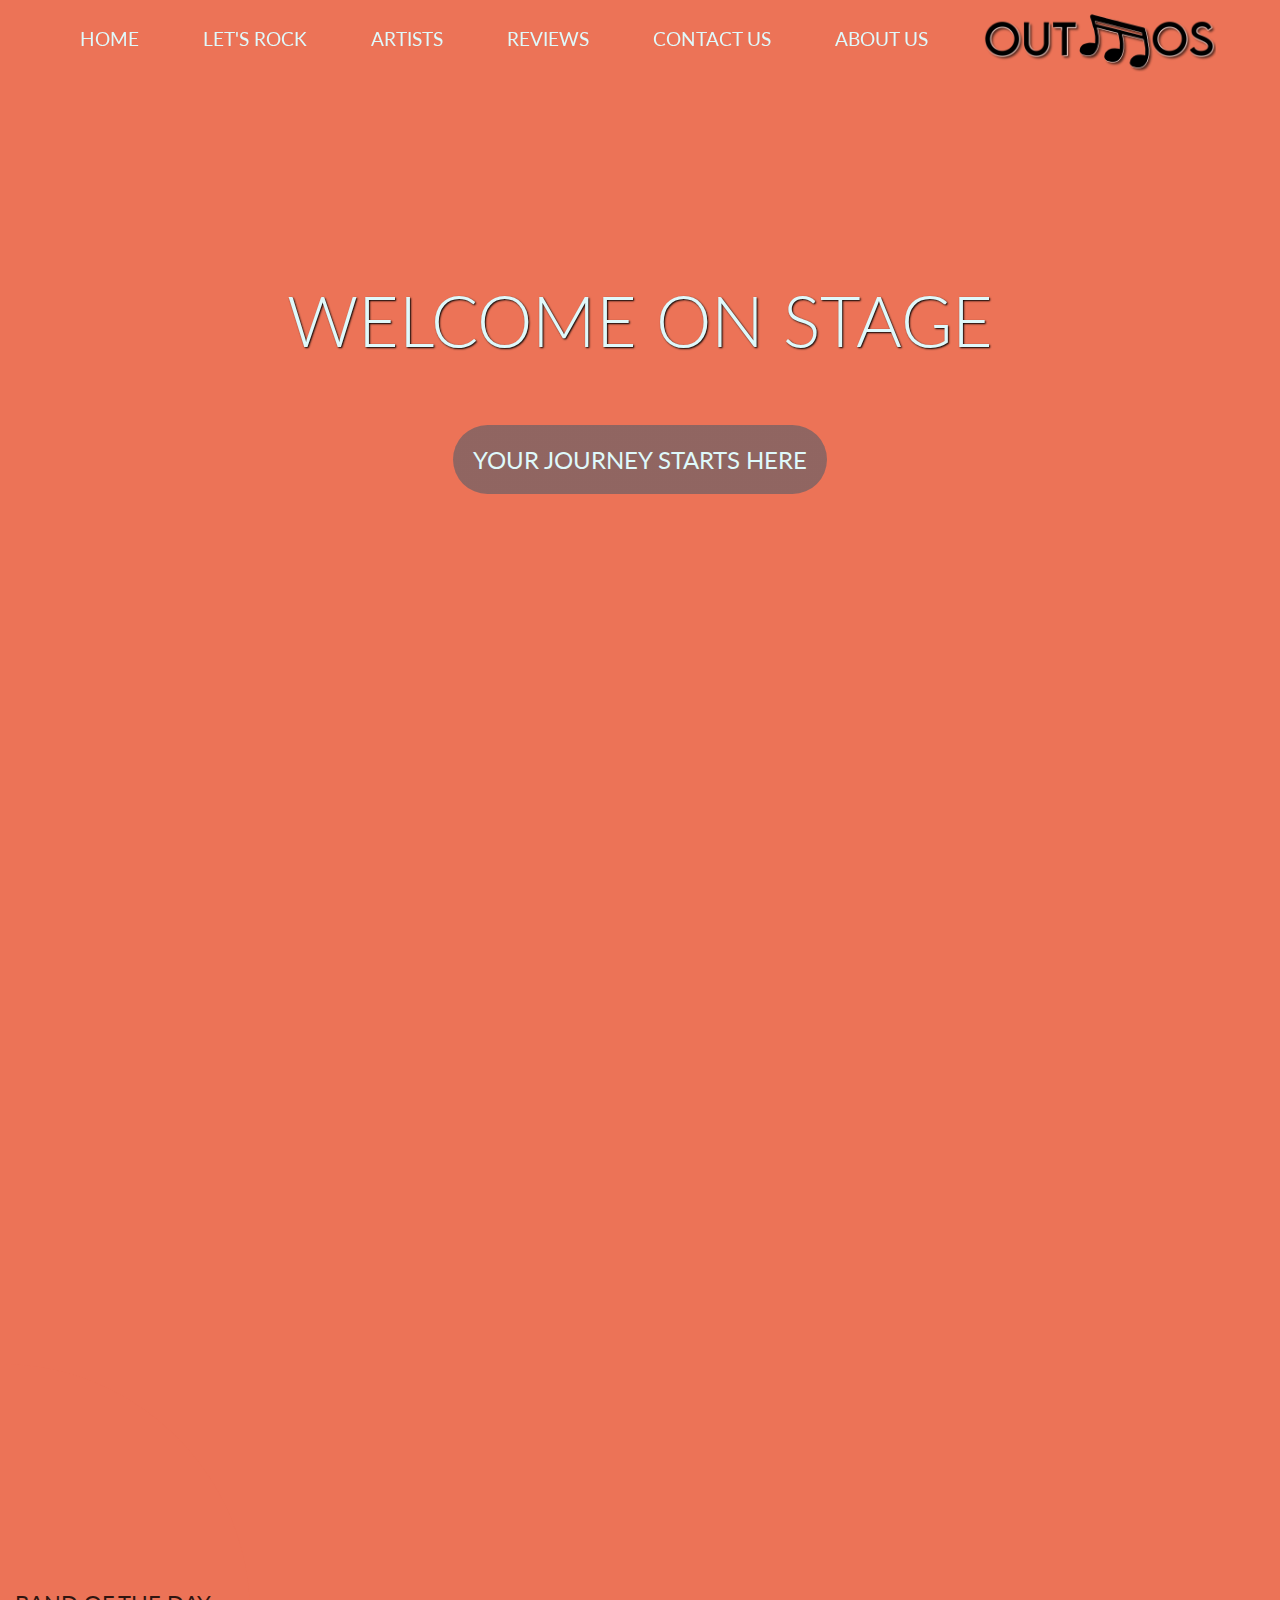
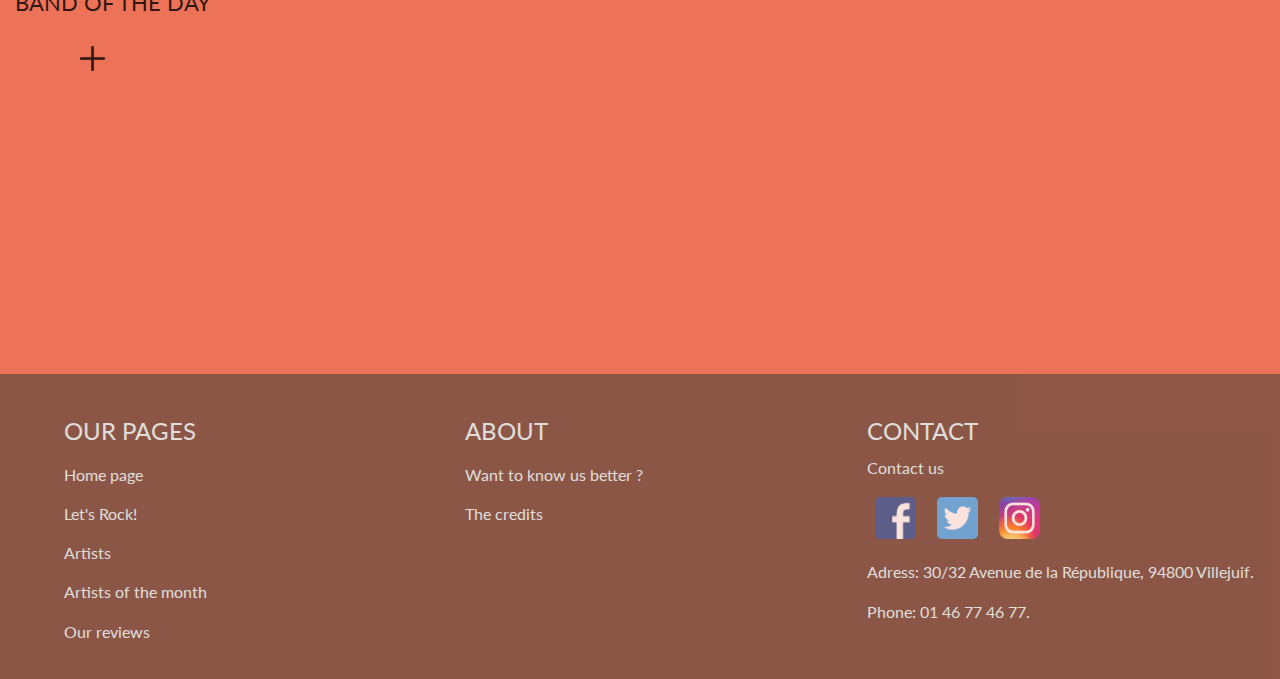
<file: old/index.html>
<!DOCTYPE html>
<html>
    <head>
        <meta charset="UTF-8">
        <link rel="stylesheet" href="public/css/style.css">
        <link rel="stylesheet" href="public/css/header.css">
        <link rel="stylesheet" href="public/css/hamburgers.css">
        <link rel="stylesheet" href="public/css/footer.css">
        
        <script defer src="public/js/script.js"></script>
        <script src="public/js/rellax.js"></script>
        <meta name="viewport" content="width=device-width, initial-scale=1.0">
        
        <title>OUTMOS</title>
    </head>
    <body id="index_body">
        <header id="h">
        
            <nav class="menu"> 
                <div class="nav_left" id="nl">
                        <a href="index.html" class="nav_link">Home</a>
                        <a href="sequencer.html" class="nav_link">Let's Rock</a>
                        <a href="artists.html" class="nav_link">Artists</a>
                        <a href="reviews.html" class="nav_link">Reviews</a>
                        <a href="contact.html" class="nav_link">Contact Us</a>
                        <a href="about.html" class="nav_link">About Us</a>
                </div>

                <button class="nav_toggle hamburger hamburger--collapse" type="button" id="burg" onclick="activate()">
                    <span class="hamburger-box">
                        <span class="hamburger-inner"></span>
                    </span>
                </button>
                
                <div class="nav_right">
                    <h1><a href="index.html"> <div class="logo"><img  src = "public/img/outmos.png" class="image" /></div></a></h1>
                </div>
                
            </nav>


        </header> 
        
        <main>
            <div>
                <div class="welcome">
                    <h1 class="welcome-title">WELCOME ON STAGE</h1>
                    <h2 class="welcome-sub">
                        <a href="sequencer.html" class="seq-link">Your journey starts here</a>
                        <a href="sequencer.html" class="seq-arrow"><img class="arrow" src="public/img/right arrow.png"></a>
                    
                    </h2>
                    
                </div>
                
                <div class="spot" id="P1">
                    <div id="circle">
                        <p id = textCircle>BAND OF THE DAY </p>
                        <div id = "imgArticle"><img src = "public/img/Plus1.png" onclick="expand()"></div>
                    </div>
                    <div id="art">
                        <div id ="artPhoto">
                            <div id="article">
                                <h2>Pearl Jam</h2>
                                <p id="ArticlePJ">Pearl Jam is one of the most well-known grunge band. The group is composed of Eddie Vedder (singer), Jeff Ament (bassist), Moke McCready (lead guitarist) Stone Gossard (guitarist) and finally Matt Cameron (drummer).</p>
                                <p id="ArticlePJ">They released their first album, <i>Ten</i>, in 1991. Back then, grunge music was starting to take off. With Nirvana providing a punk style, Soundgarden an alternative style and Alice in Chains a heavy metal style, Pearl Jam gave grunge a classic rock feel similar to The Who and Neil Young.</p>
                                <p id="ArticlePJ">After this widely acclaimed first album, Pearl Jam then came back with <i>Vs.</i> in 1993. It also was a huge success and ended up to be seven times platinum. This album features 12 powerful songs of which are two ballads <i>Daughter</i> and <i>Ederly Woman Behind the Counter in a Small Town</i></p>
                                <p id="ArticlePJ">Finally, Pearl Jam made 11 studio albums in total. The last one being <i>Gigaton</i>, released the 27th of March this year.</p>
                            </div>
                            <div id="ArticlePhoto" class="rellax" data-rellax-speed="-1">
                                <img class="rellax" data-rellax-speed="0" src = public/img/EddieVedder.jpg>
                                <p id="legende">Eddie Vedder</p>
                            </div>
                        </div>
                        <div id="close" onclick="closing()"><img src = "public/img/Cross.png"></div>
                    </div>
                    
                </div>
            </div>
        </main>
        
        <footer class = footer>
            <div class = footer_parts>
                <div id = pages>
                    <h2>OUR PAGES</h2>
                    <div id = liste_pages>
                        <ul>
                            <li><a href="index.html">Home page</a></li>
                            <li><a href="sequencer.html">Let's Rock!</a></li>
                            <li><a href="artists.html">Artists</a></li>
                            <li><a href="artists_of_the_month.html">Artists of the month</a></li>
                            <li><a href="reviews.html">Our reviews</a></li>
                        </ul>
                    </div>
                </div>
                <div id = us>
                    <h2>ABOUT</h2>
                    <div id = liste_us>
                        <ul>
                            <li><a href="about.html">Want to know us better ?</a></li>
                            <li><a href="credits.html">The credits</a></li>
                        </ul>
                    </div>
                </div>
                <div id = sociaux>
                    <h2>CONTACT</h2>
                    <div id = contact>
                        <a href="contact.html">Contact us</a>
                        <div>
                            <a href="https://www.facebook.com/Outmos-106783571067258"><img src = "public/img/Facebook.png" class = logos></a>
                            <a href="https://twitter.com/Outmos1"><img src = "public/img/Twitter.png" class = logos></a>
                            <a href="https://www.instagram.com/outmos_/"><img src = "public/img/Instagram.png" class = logos></a>
                        </div>
                        <ul>
                            <li>Adress: 30/32 Avenue de la République, 94800 Villejuif.</li>
                            <li>Phone: 01 46 77 46 77.</li>
                        </ul>
                    </div>
                </div>
            </div>
        </footer>
    </body>
    
</html>
</file>
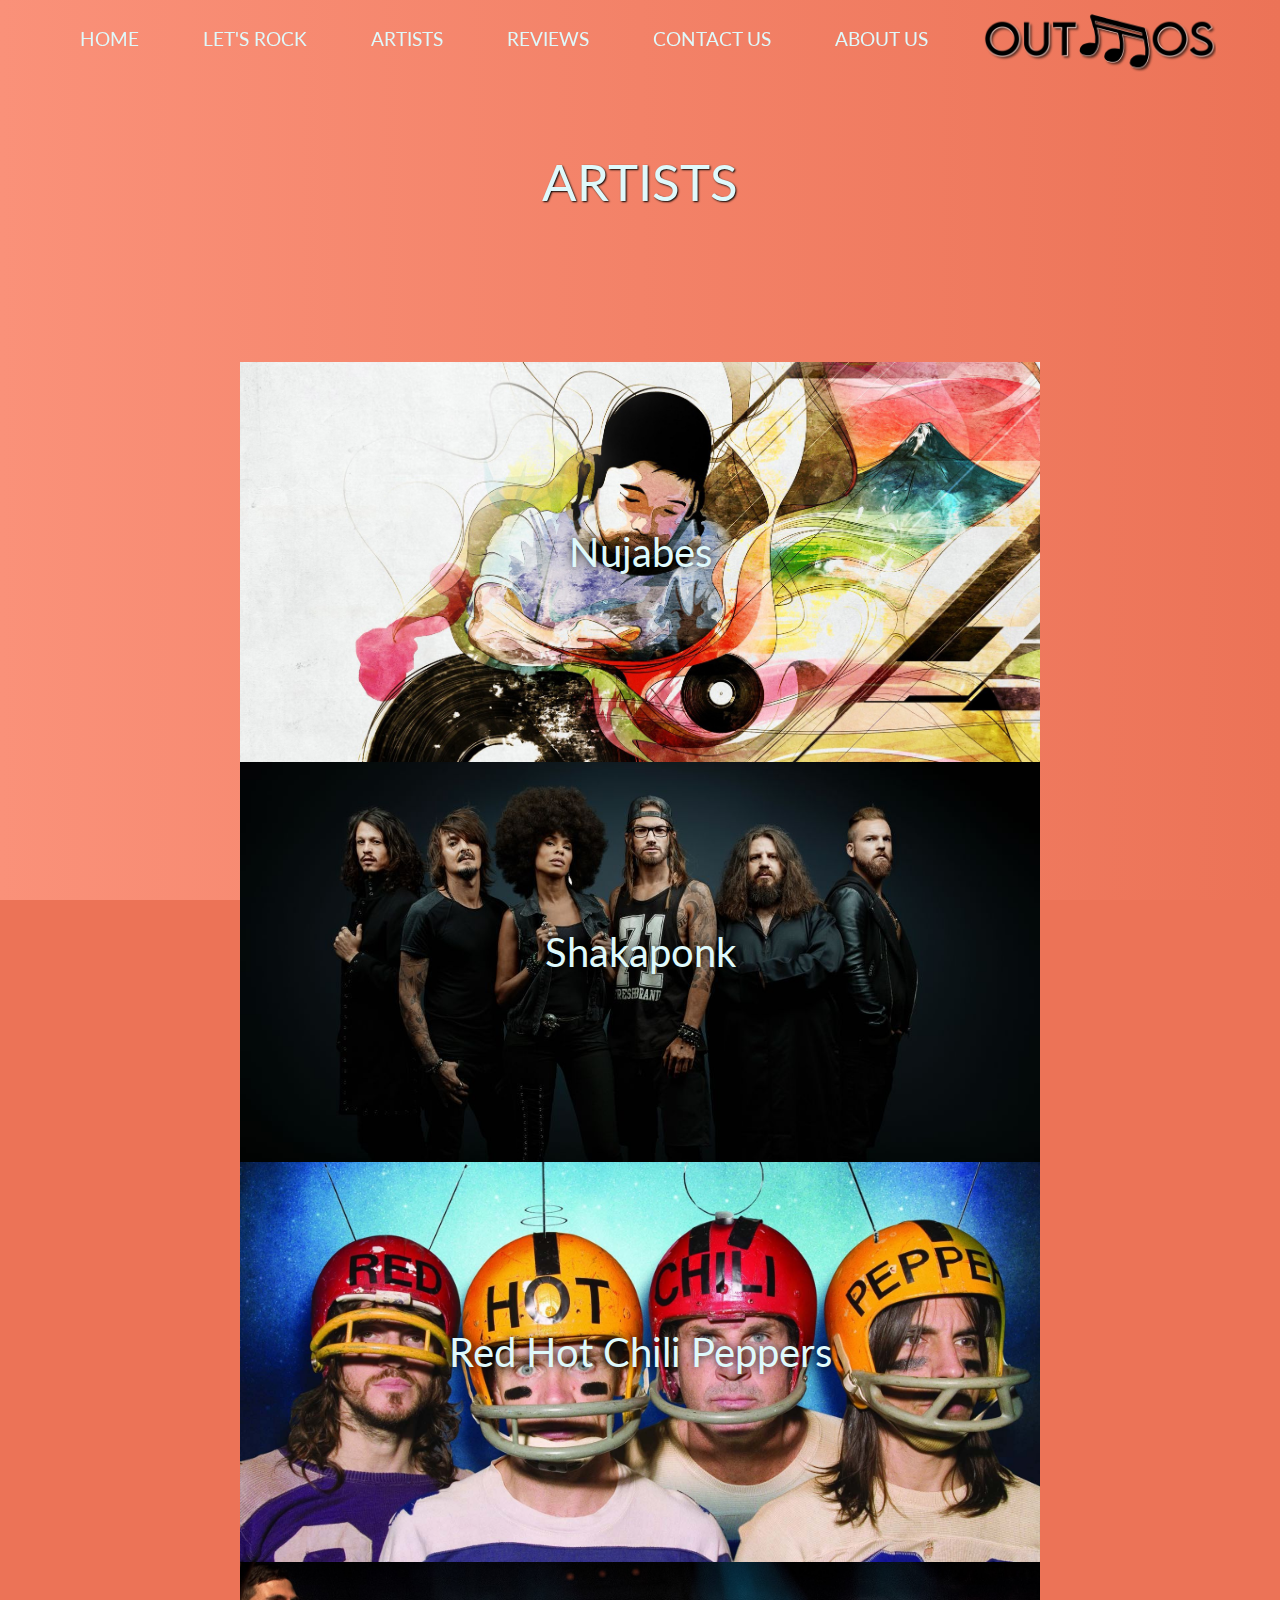
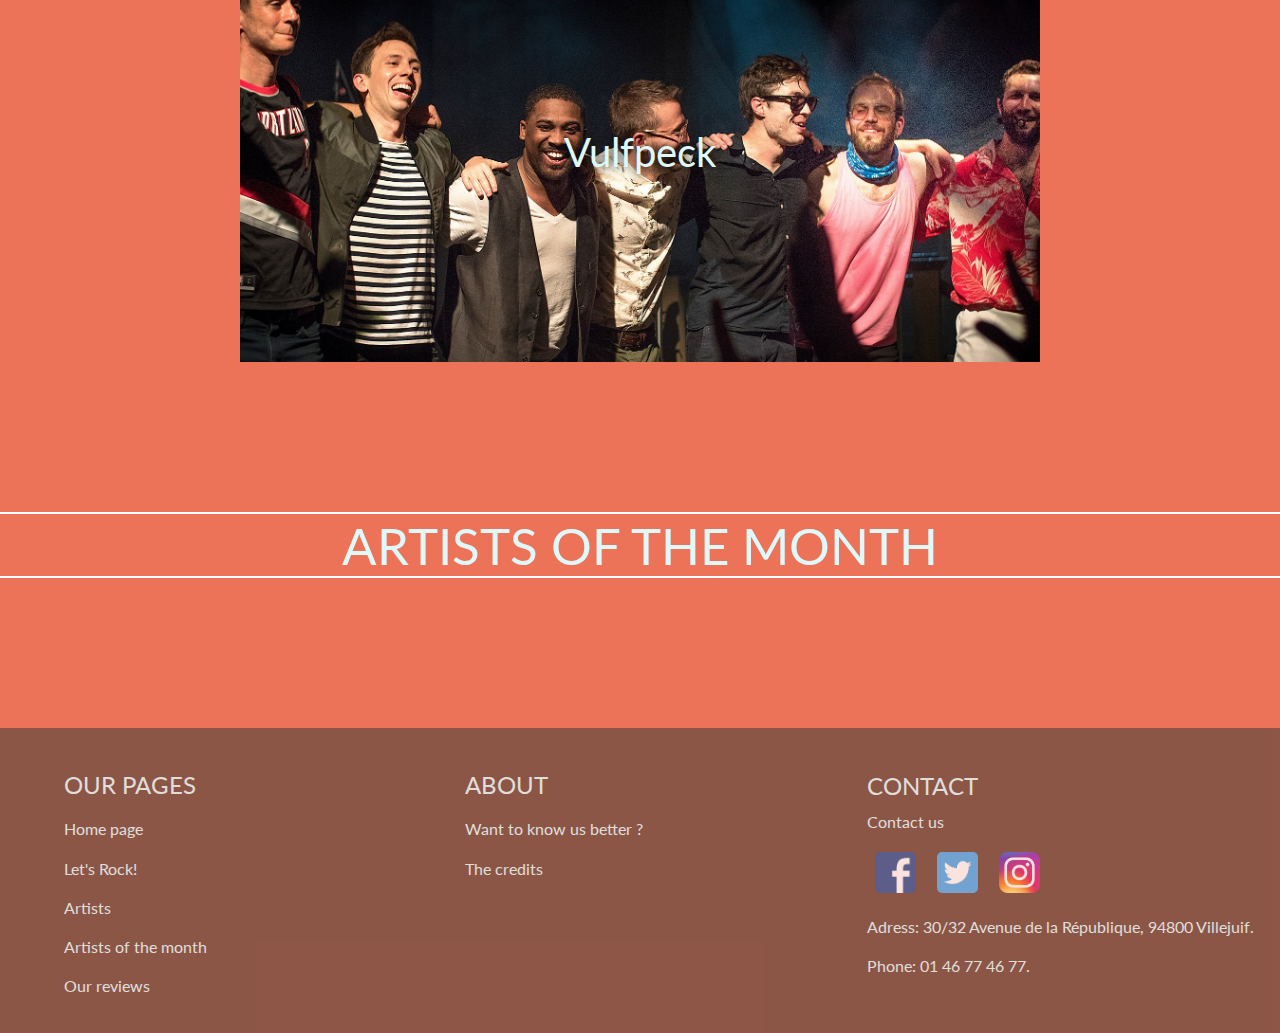
<file: old/artists.html>
<!DOCTYPE html>
<html>
    <head>
        <meta charset="UTF-8">
        <link rel="stylesheet" href="public/css/style.css">
        <link rel="stylesheet" href="public/css/header.css">
        <link rel="stylesheet" href="public/css/hamburgers.css">   
        <link rel="stylesheet" href="public/css/footer.css"> 
        <link rel="stylesheet" href="public/css/artists.css"> 
        <script defer src="public/js/script.js"></script>
        <script src="public/js/rellax.js"></script>
        
        <meta name="viewport" content="width=device-width, initial-scale=1.0">
        
        <title class = title>OUTMOS</title>
    </head>
    <body >
        <header id="h">
        
            <nav class="menu"> 

                <div class="nav_left" id="nl">
                        <a href="index.html" class="nav_link">Home</a>
                        <a href="sequencer.html" class="nav_link">Let's Rock</a>
                        <a href="artists.html" class="nav_link">Artists</a>
                        <a href="reviews.html" class="nav_link">Reviews</a>
                        <a href="contact.html" class="nav_link">Contact Us</a>
                        <a href="about.html" class="nav_link">About Us</a>
                </div>

                <button class="nav_toggle hamburger hamburger--collapse" type="button" id="burg" onclick="activate()">
                    <span class="hamburger-box">
                        <span class="hamburger-inner"></span>
                    </span>
                </button>
                
                <div class="nav_right">
                    <h1><a href="index.html"> <img src = "public/img/outmos.png" class="image" id="logo"/></a></h1>
                </div>
                
            </nav>

            
        </header> 
        
        <main>
           
            <h1 class="title">Artists</h1>
           <div class="artists">
                <div class="first" id="nujabes" style="background-image: url('public/img/nujabes.jpg');"> <a href="nujabes.html"> <p class="artist_text"> Nujabes </p> </a> </div>
                <div class="first" id="shaka" style="background-image: url('public/img/shakaponk.jpg');"> <a href="shakaponk.html"> <p class="artist_text">Shakaponk</p>   </a> </div>
                <div class="first" id="shaka" style="background-image: url('public/img/rhcp.jpg');"> <a href="rhcp.html"> <p class="artist_text">Red Hot Chili Peppers</p>   </a> </div>
                <div class="first" id="shaka" style="background-image: url('public/img/Vulfpeck.jpg');"> <a href="vulfpeck.html"> <p class="artist_text">Vulfpeck</p>   </a> </div>
           </div>

           <a href="artists_of_the_month.html"> <h1 class="title" id="special">Artists of the month</h1></a>


        </main>
        <footer class = footer>
            <div class = footer_parts>
                <div id = pages>
                    <h2>OUR PAGES</h2>
                    <div id = liste_pages>
                        <ul>
                            <li><a href="index.html">Home page</a></li>
                            <li><a href="sequencer.html">Let's Rock!</a></li>
                            <li><a href="artists.html">Artists</a></li>
                            <li><a href="artists_of_the_month.html">Artists of the month</a></li>
                            <li><a href="reviews.html">Our reviews</a></li>
                        </ul>
                    </div>
                </div>
                <div id = us>
                    <h2>ABOUT</h2>
                    <div id = liste_us>
                        <ul>
                            <li><a href="about.html">Want to know us better ?</a></li>
                            <li><a href="credits.html">The credits</a></li>
                        </ul>
                    </div>
                </div>
                <div id = sociaux>
                    <h2>CONTACT</h2>
                    <div id = contact>
                        <a href="contact.html">Contact us</a>
                        <div>
                            <a href="https://www.facebook.com/Outmos-106783571067258"><img src = "public/img/Facebook.png" class = logos></a>
                            <a href="https://twitter.com/Outmos1"><img src = "public/img/Twitter.png" class = logos></a>
                            <a href="https://www.instagram.com/outmos_/"><img src = "public/img/Instagram.png" class = logos></a>
                        </div>
                        <ul>
                            <li>Adress: 30/32 Avenue de la République, 94800 Villejuif.</li>
                            <li>Phone: 01 46 77 46 77.</li>
                        </ul>
                    </div>
                </div>
            </div>
        </footer>
    </body>

</html>
</file>
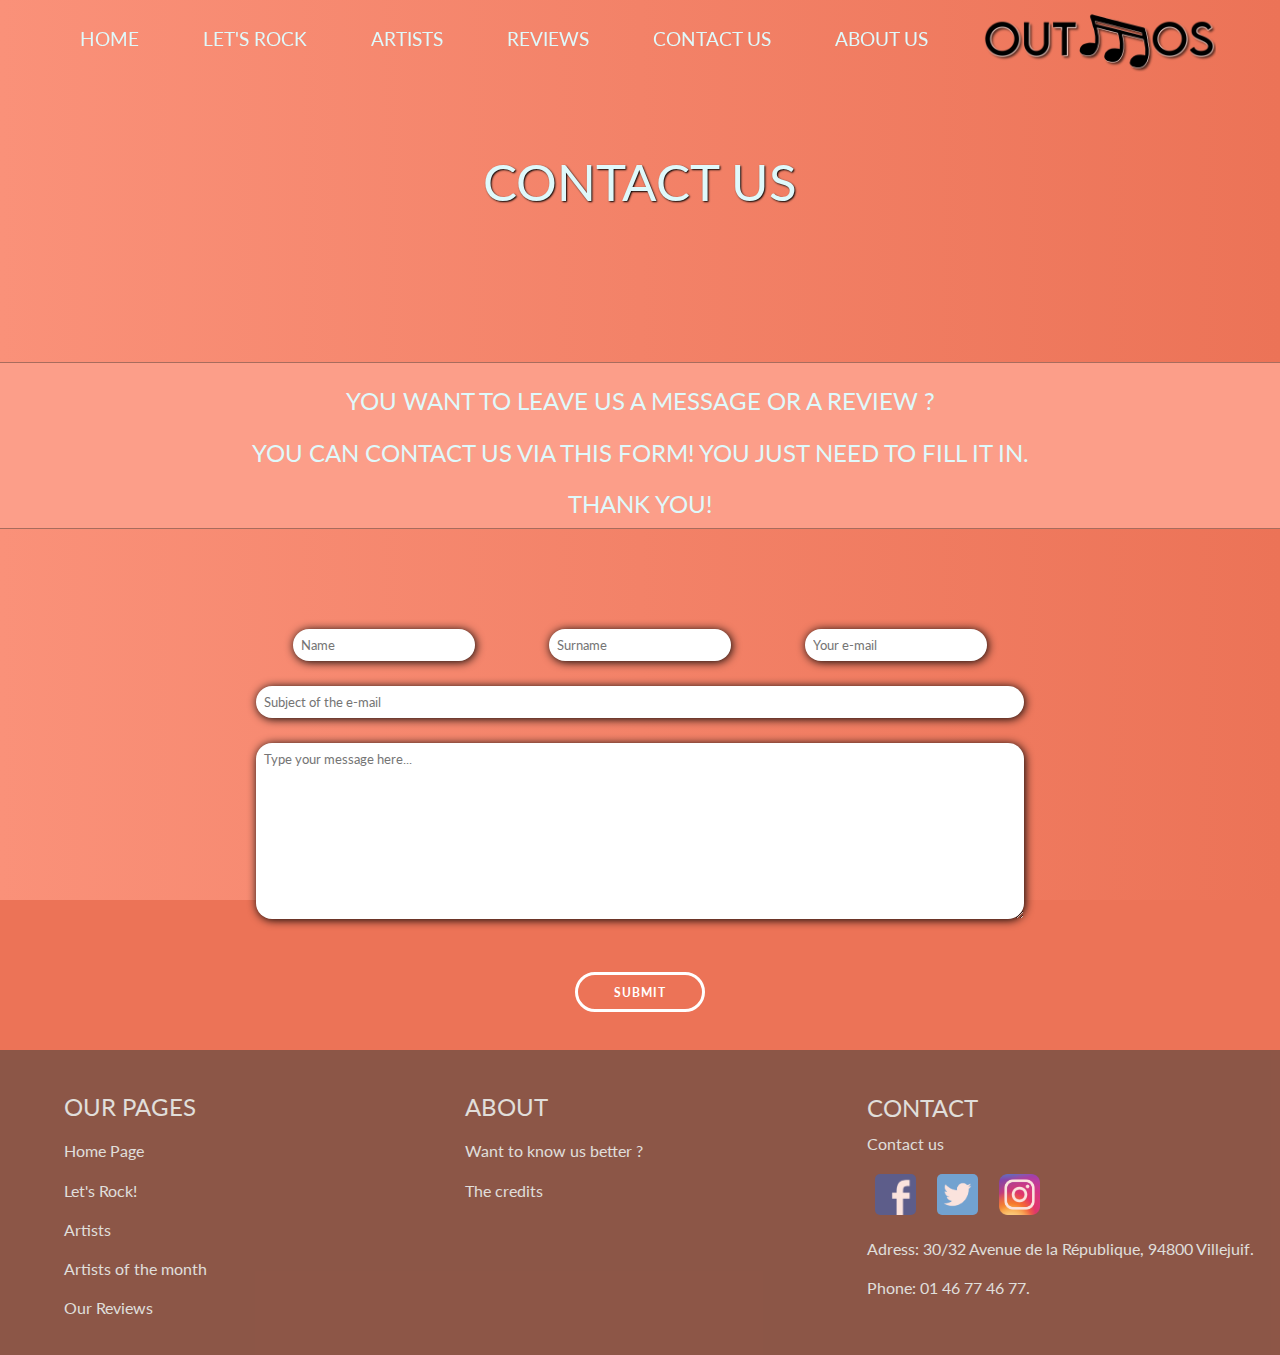
<file: old/contact.html>
<!DOCTYPE html>
<html>
    <head>
        <meta charset="UTF-8">
        <link rel="stylesheet" href="public/css/style.css">
        <link rel="stylesheet" href="public/css/header.css">
        <link rel="stylesheet" href="public/css/hamburgers.css">
        <link rel="stylesheet" href="public/css/footer.css">
        <link rel="stylesheet" href="public/css/contact.css">
        <link rel="stylesheet" href="public/css/reviews.css">
        <script defer src="public/js/script.js"></script>
        <script defer src="public/js/form.js"></script>
        <script src="public/js/rellax.js"></script>
        <title class = title>OUTMOS</title>
    </head>

    <body>
        <header id="h">
        
            <nav class="menu"> 

                <div class="nav_left" id="nl">
                        <a href="index.html" class="nav_link">Home</a>
                        <a href="sequencer.html" class="nav_link">Let's Rock</a>
                        <a href="artists.html" class="nav_link">Artists</a>
                        <a href="reviews.html" class="nav_link">Reviews</a>
                        <a href="contact.html" class="nav_link">Contact Us</a>
                        <a href="about.html" class="nav_link">About Us</a>
                </div>

                <button class="nav_toggle hamburger hamburger--collapse" type="button" id="burg" onclick="activate()">
                    <span class="hamburger-box">
                        <span class="hamburger-inner"></span>
                    </span>
                </button>
                
                <div class="nav_right">
                    <h1><a href="index.html"> <img src = "public/img/outmos.png" class="image" id="logo"/></a></h1>
                </div>
                
            </nav>

            
        </header> 
        
        <main>
            <h1 class="title">Contact us</h1>
            <div class="subtitles">
                <h2>You want to leave us a message or a review ?</h2>
                <h2>You can contact us via this form! You just need to fill it in.</h2>
                <h2>Thank you!</h2>
            </div>

            <form class="form_contact"> 
                <div class="names">
                    <div class="name">
                        <label for="name"></label>
                        <input type="text" id="name" name="Name" placeholder="Name" required>
                    </div>

                    <div class="surname">
                        <label for="surname"></label>
                        <input type="text" id="surname" name="Surname" placeholder="Surname" required>
                    </div>
                    <div class="email">
                        <label for="email"></label>
                        <input type="email" id="email" name="Email" placeholder="Your e-mail" required>
                    </div>
                </div>  
                    
                    <div class="subject">
                        <label for="subject"></label>
                        <input type="text" id="subject" name="sname" placeholder="Subject of the e-mail">
                    </div>
                    <div class="message">
                        <textarea name="message" id="message_content" cols="30" rows="10" placeholder="Type your message here..." maxlength="300"></textarea>
                    </div>      
            </form>
            <div class="button_line">
                <button type="button" id="done_button" class="d_button" onclick="submit_form();"></button>
            </div>

        </main>
        
        <footer class = footer>
            <div class = footer_parts>
                <div id = pages>
                    <h2>OUR PAGES</h2>
                    <div id = liste_pages>
                        <ul>
                            <li><a href="index.html">Home Page</a></li>
                            <li><a href="sequencer.html">Let's Rock!</a></li>
                            <li><a href="artists.html">Artists</a></li>
                            <li><a href="artists_of_the_month.html">Artists of the month</a></li>
                            <li><a href="reviews.html">Our Reviews</a></li>
                        </ul>
                    </div>
                </div>
                <div id = us>
                    <h2>ABOUT</h2>
                    <div id = liste_us>
                        <ul>
                            <li><a href="about.html">Want to know us better ?</a></li>
                            <li><a href="credits.html">The credits</a></li>
                        </ul>
                    </div>
                </div>
                <div id = sociaux>
                    <h2>CONTACT</h2>
                    <div id = contact>
                        <a href="contact.html">Contact us</a>
                        <div>
                            <a href="https://www.facebook.com/Outmos-106783571067258"><img src = "public/img/Facebook.png" class = logos></a>
                            <a href="https://twitter.com/Outmos1"><img src = "public/img/Twitter.png" class = logos></a>
                            <a href="https://www.instagram.com/outmos_/"><img src = "public/img/Instagram.png" class = logos></a>
                        </div>
                        <ul>
                            <li>Adress: 30/32 Avenue de la République, 94800 Villejuif.</li>
                            <li>Phone: 01 46 77 46 77.</li>
                        </ul>
                    </div>
                </div>
            </div>
        </footer>
    </body>

</html>
</file>
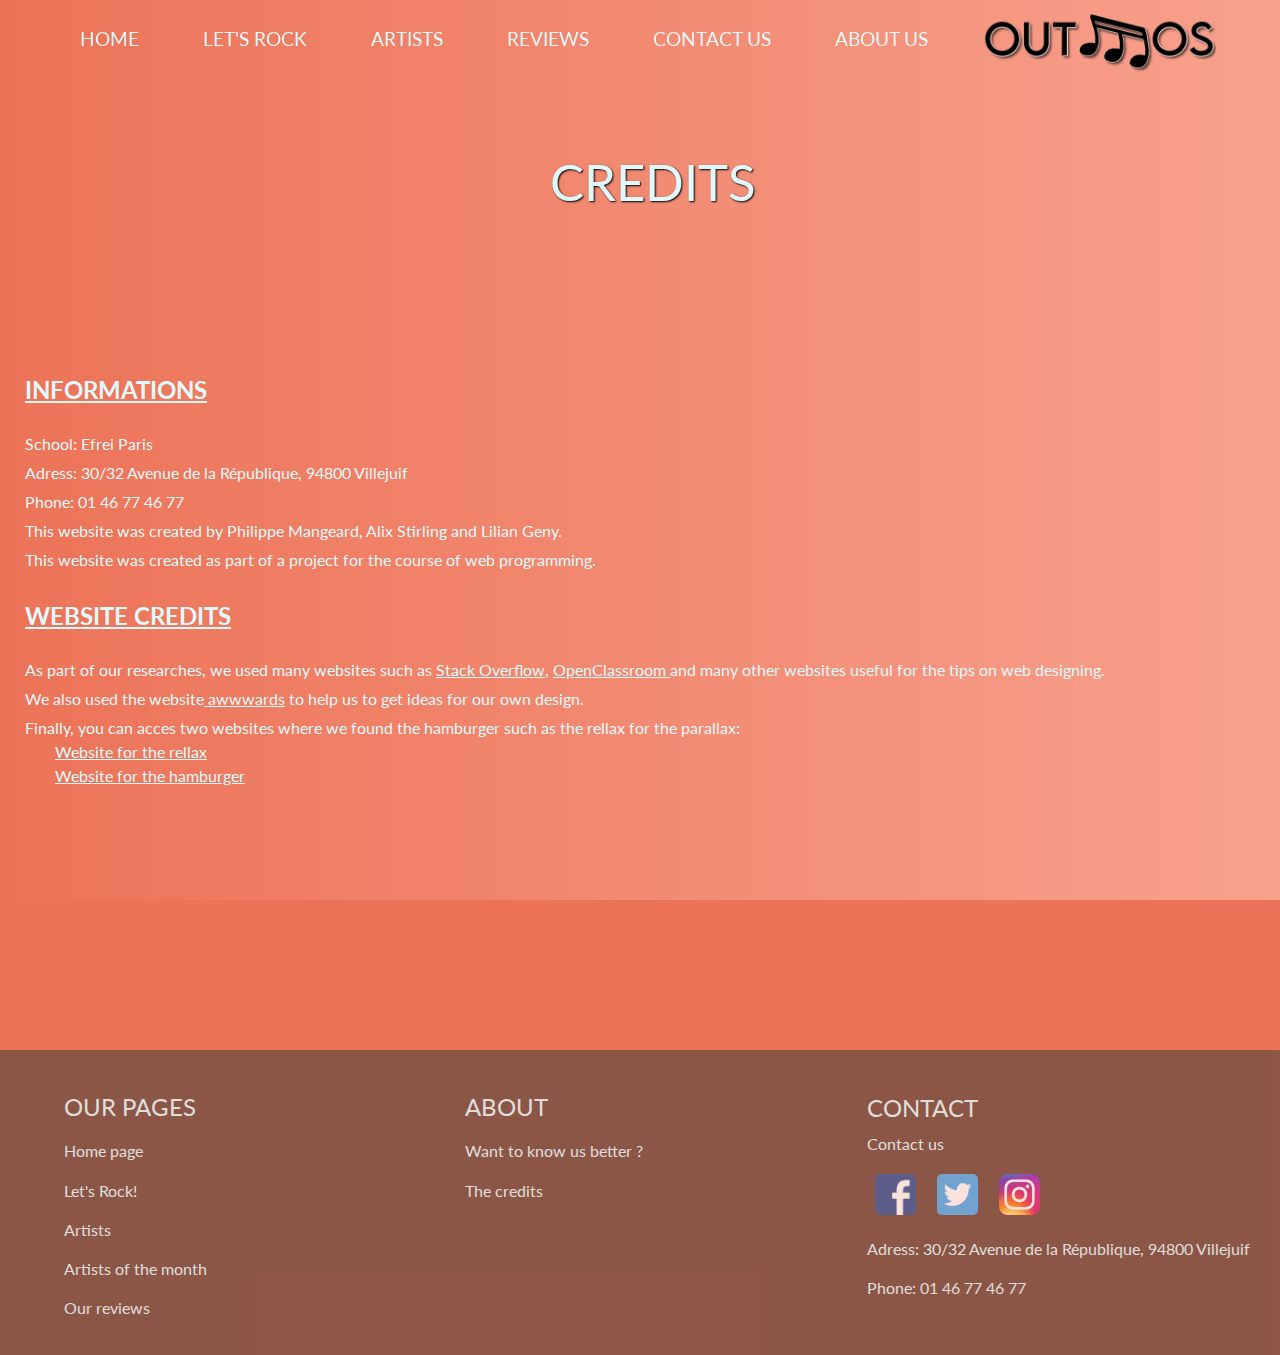
<file: old/credits.html>
<!DOCTYPE html>
<html>
    <head>
        <meta charset="UTF-8">
        <link rel="stylesheet" href="public/css/style.css">
        <link rel="stylesheet" href="public/css/header.css">
        <link rel="stylesheet" href="public/css/hamburgers.css">
        <link rel="stylesheet" href="public/css/footer.css">
        <link rel="stylesheet" href="public/css/credit.css">
        <script defer src="public/js/script.js"></script>
        <script src="public/js/rellax.js"></script>
        <title class = title>OUTMOS</title>
    </head>

    <body>
        <header id="h">
        
            <nav class="menu"> 

                <div class="nav_left" id="nl">
                        <a href="index.html" class="nav_link">Home</a>
                        <a href="sequencer.html" class="nav_link">Let's Rock</a>
                        <a href="artists.html" class="nav_link">Artists</a>
                        <a href="reviews.html" class="nav_link">Reviews</a>
                        <a href="contact.html" class="nav_link">Contact Us</a>
                        <a href="about.html" class="nav_link">About Us</a>
                </div>

                <button class="nav_toggle hamburger hamburger--collapse" type="button" id="burg" onclick="activate()">
                    <span class="hamburger-box">
                        <span class="hamburger-inner"></span>
                    </span>
                </button>
                
                <div class="nav_right">
                    <h1><a href="index.html"> <img src = "public/img/outmos.png" class="image" id="logo"/></a></h1>
                </div>
                
            </nav>

            
        </header> 
        
        <main>
            <div class="corp">
                <h1 class="title">Credits</h1>
                <div class="Info">
                    <h2>Informations</h2>
                    <p>School: Efrei Paris</p>
                    <p>Adress: 30/32 Avenue de la République, 94800 Villejuif</p>
                    <p>Phone: 01 46 77 46 77</p>
                    <p>This website was created by Philippe Mangeard, Alix Stirling and Lilian Geny.</p>
                    <p>This website was created as part of a project for the course of web programming.</p>
                </div>
                <div class="credits">
                    <h2>Website credits</h2>
                    <p>As part of our researches, we used many websites such as <a href="https://stackoverflow.com/">Stack Overflow</a>, <a href="https://openclassrooms.com/fr/">OpenClassroom </a>and many other websites useful for the tips on web designing.</p>
                    <p>We also used the website<a href = "https://www.awwwards.com/"> awwwards</a> to help us to get ideas for our own design.</p>
                    <p>Finally, you can acces two websites where we found the hamburger such as the rellax for the parallax:</p>
                    <ul>
                        <li><a href = "https://dixonandmoe.com/rellax/">Website for the rellax</a></li>
                        <li id="ham"><a href = "https://jonsuh.com/hamburgers/">Website for the hamburger</a></li>
                    </ul>  
                </div>
                
            </div>        
            
        </main>
        
        <footer class = footer>
            <div class = footer_parts>
                <div id = pages>
                    <h2>OUR PAGES</h2>
                    <div id = liste_pages>
                        <ul>
                            <li><a href="index.html">Home page</a></li>
                            <li><a href="sequencer.html">Let's Rock!</a></li>
                            <li><a href="artists.html">Artists</a></li>
                            <li><a href="artists_of_the_month.html">Artists of the month</a></li>
                            <li><a href="reviews.html">Our reviews</a></li>
                        </ul>
                    </div>
                </div>
                <div id = us>
                    <h2>ABOUT</h2>
                    <div id = liste_us>
                        <ul>
                            <li><a href="about.html">Want to know us better ?</a></li>
                            <li><a href="credits.html">The credits</a></li>
                        </ul>
                    </div>
                </div>
                <div id = sociaux>
                    <h2>CONTACT</h2>
                    <div id = contact>
                        <a href="contact.html">Contact us</a>
                        <div>
                            <a href="https://www.facebook.com/Outmos-106783571067258"><img src = "public/img/Facebook.png" class = logos></a>
                            <a href="https://twitter.com/Outmos1"><img src = "public/img/Twitter.png" class = logos></a>
                            <a href="https://www.instagram.com/outmos_/"><img src = "public/img/Instagram.png" class = logos></a>
                        </div>
                        <ul>
                            <li>Adress: 30/32 Avenue de la République, 94800 Villejuif</li>
                            <li>Phone: 01 46 77 46 77</li>
                        </ul>
                    </div>
                </div>
            </div>
        </footer>
    </body>

</html>
</file>
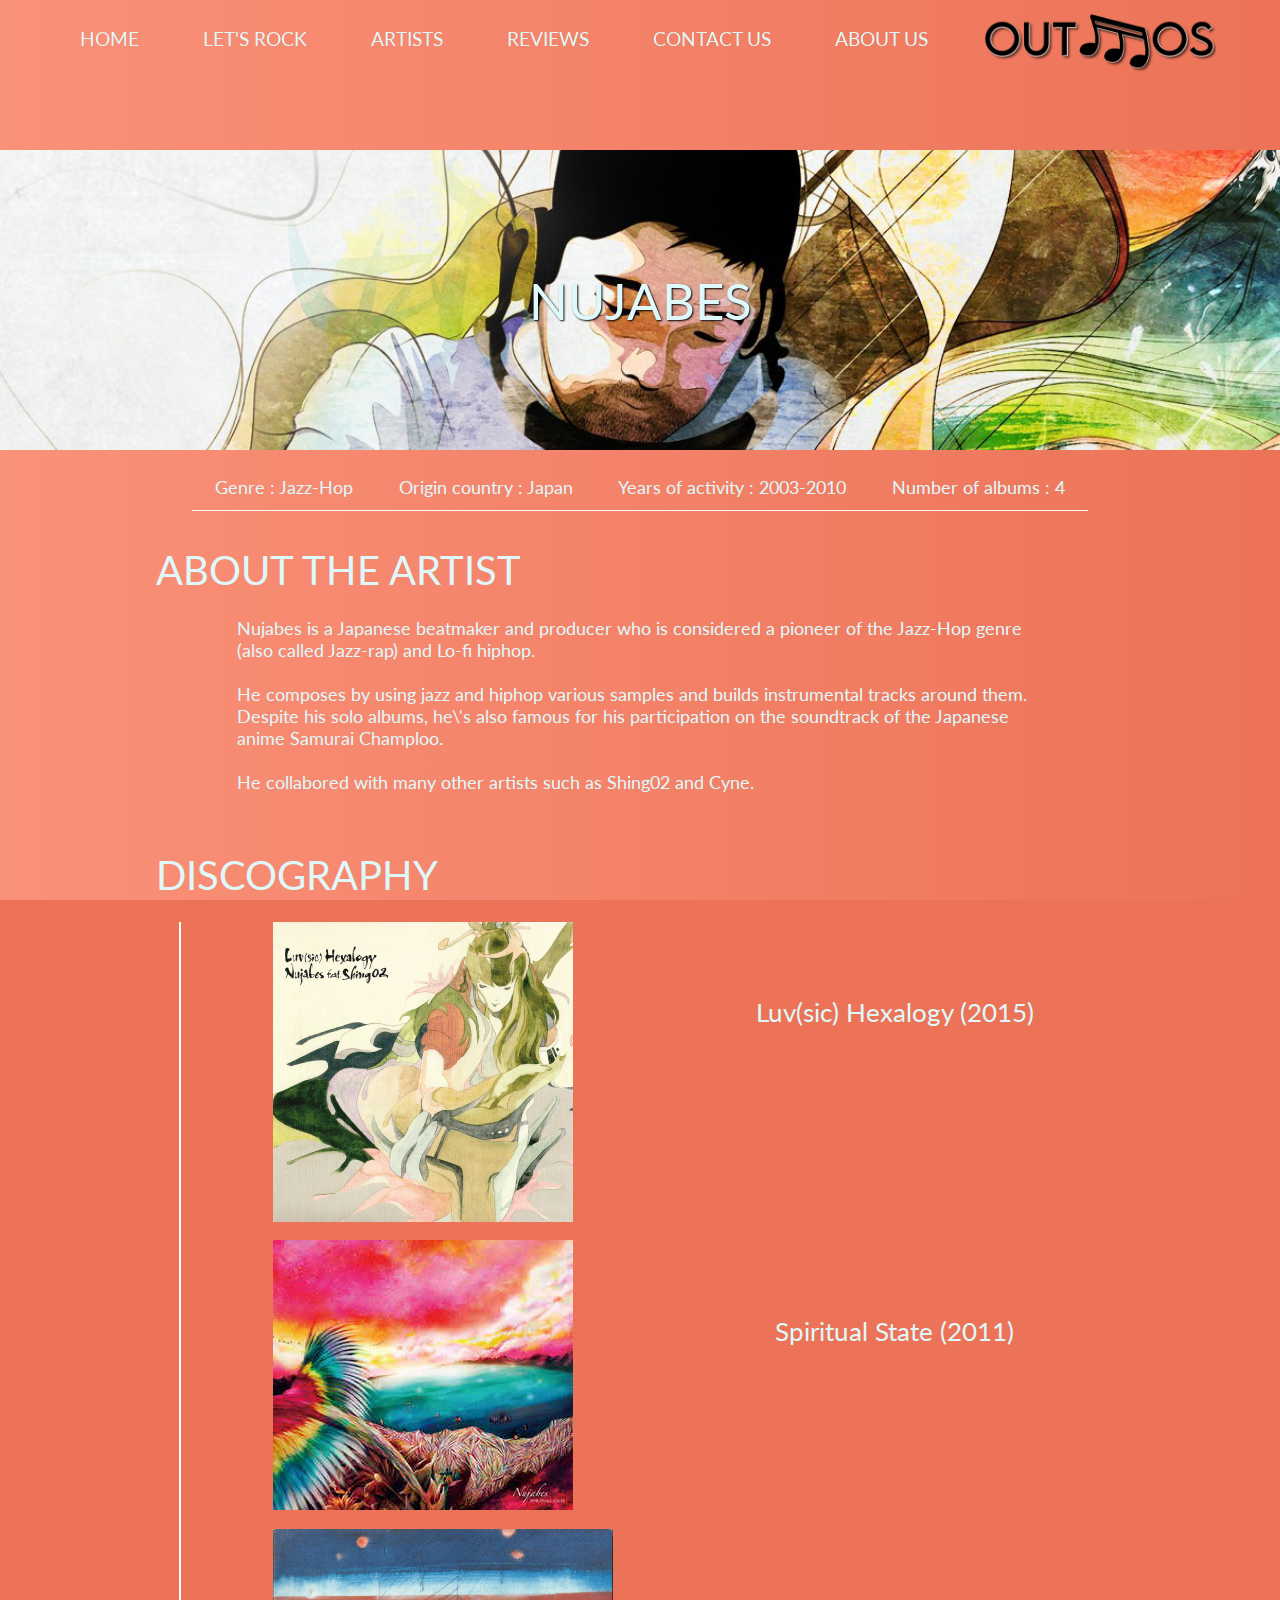
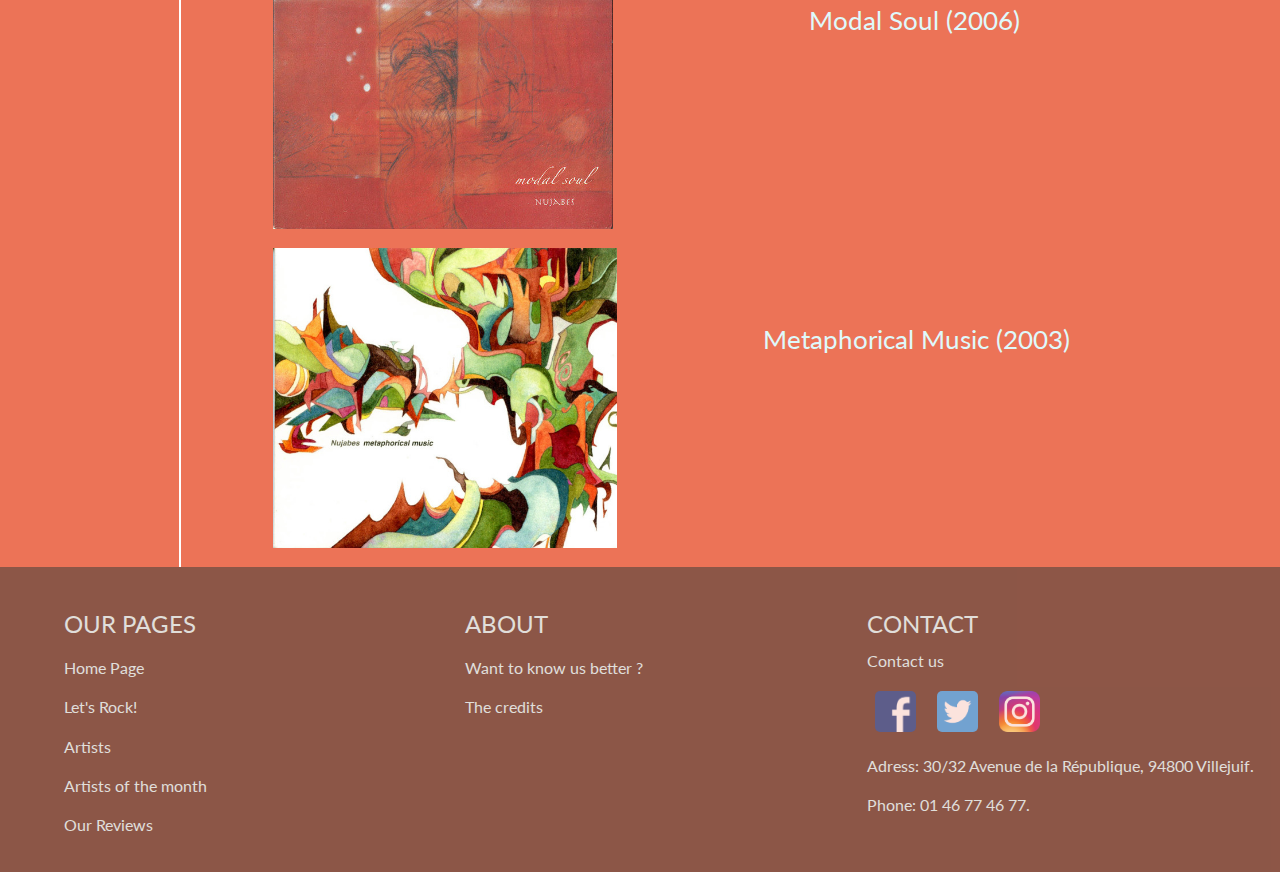
<file: old/nujabes.html>
<!DOCTYPE html>
<html>
    <head>
        <meta charset="UTF-8">
        <link rel="stylesheet" href="public/css/style.css">
        <link rel="stylesheet" href="public/css/header.css">
        <link rel="stylesheet" href="public/css/hamburgers.css">
        <link rel="stylesheet" href="public/css/footer.css">
        <script defer src="public/js/script.js"></script>
        <script src="public/js/rellax.js"></script>
        <title class = title>OUTMOS</title>
    </head>
    <body>
        <header id="h">
        
            <nav class="menu"> 

                <div class="nav_left" id="nl">
                        <a href="index.html" class="nav_link">Home</a>
                        <a href="sequencer.html" class="nav_link">Let's Rock</a>
                        <a href="artists.html" class="nav_link">Artists</a>
                        <a href="reviews.html" class="nav_link">Reviews</a>
                        <a href="contact.html" class="nav_link">Contact Us</a>
                        <a href="about.html" class="nav_link">About Us</a>
                </div>

                <button class="nav_toggle hamburger hamburger--collapse" type="button" id="burg" onclick="activate()">
                    <span class="hamburger-box">
                        <span class="hamburger-inner"></span>
                    </span>
                </button>
                
                <div class="nav_right">
                    <h1><a href="index.html"> <img src = "public/img/outmos.png" class="image" id="logo"/></a></h1>
                </div>
                
            </nav>

            
        </header> 
        
        <main>
            <div id="Vulfpeck" style="background-image: url('public/img/nujabes.jpg');"> <h1 class="title" >Nujabes</h1> </div>
            <div class="bandphoto">
                   
                
            </div>

            <div class="quickinfos">
                <span class="infos"><p>Genre : Jazz-Hop </p></span>
                <span class="infos"><p>Origin country : Japan </p></span>
                <span class="infos">  <p> Years of activity : 2003-2010</p> </span>
                <span class="infos"> <p> Number of albums : 4 </p></span>
            
            </div>

            <div class="Bio">
                <h2 class="Bio1">About the Artist</h2>
                <p class="Bio2"> Nujabes is a Japanese beatmaker and producer who is considered a pioneer of the Jazz-Hop genre (also called Jazz-rap)
                    and Lo-fi hiphop.

                    <br><br> He composes by using jazz and hiphop various samples and builds instrumental tracks around them. <br>
                    Despite his solo albums, he\'s also famous for his participation on the soundtrack of the Japanese anime Samurai Champloo. 
                    <br><br>He collabored with many other artists such as Shing02 and Cyne. 
                </p>

            </div>
            
            <div class="Bio">
                <h2 class="Bio1">Discography</h2>

                    <div class="album">
                        <img src="public/img/Albums/luvsic.jpg" class="albumphoto">
                        <p class="albumtext"> Luv(sic) Hexalogy (2015) </p>
                    </div>

                    <div class="album">
                        <img src="public/img/Albums/spiritstate.jpg" class="albumphoto">
                        <p class="albumtext"> Spiritual State (2011)</p>
                    </div>

                    <div class="album">
                        <img src="public/img/Albums/modalsoul.jpg" class="albumphoto">
                        <p class="albumtext"> Modal Soul (2006)</p>
                    </div>
                    
                    <div class="album">
                        <img src="public/img/Albums/metaphmusic.jpg" class="albumphoto">
                        <p class="albumtext"> Metaphorical Music (2003)</p>
                    </div>
                    

            </div>

            
        </main>
        
        <footer class = footer>
            <div class = footer_parts>
                <div id = pages>
                    <h2>OUR PAGES</h2>
                    <div id = liste_pages>
                        <ul>
                            <li><a href="index.html">Home Page</a></li>
                            <li><a href="sequencer.html">Let's Rock!</a></li>
                            <li><a href="artists.html">Artists</a></li>
                            <li><a href="artists_of_the_month.html">Artists of the month</a></li>
                            <li><a href="reviews.html">Our Reviews</a></li>
                        </ul>
                    </div>
                </div>
                <div id = us>
                    <h2>ABOUT</h2>
                    <div id = liste_us>
                        <ul>
                            <li><a href="about.html">Want to know us better ?</a></li>
                            <li><a href="credits.html">The credits</a></li>
                        </ul>
                    </div>
                </div>
                <div id = sociaux>
                    <h2>CONTACT</h2>
                    <div id = contact>
                        <a href="contact.html">Contact us</a>
                        <div>
                            <a href="https://www.facebook.com/Outmos-106783571067258"><img src = "public/img/Facebook.png" class = logos></a>
                            <a href="https://twitter.com/Outmos1"><img src = "public/img/Twitter.png" class = logos></a>
                            <a href="https://www.instagram.com/outmos_/"><img src = "public/img/Instagram.png" class = logos></a>
                        </div>
                        <ul>
                            <li>Adress: 30/32 Avenue de la République, 94800 Villejuif.</li>
                            <li>Phone: 01 46 77 46 77.</li>
                        </ul>
                    </div>
                </div>
            </div>
        </footer>
    </body>

</html>
</file>
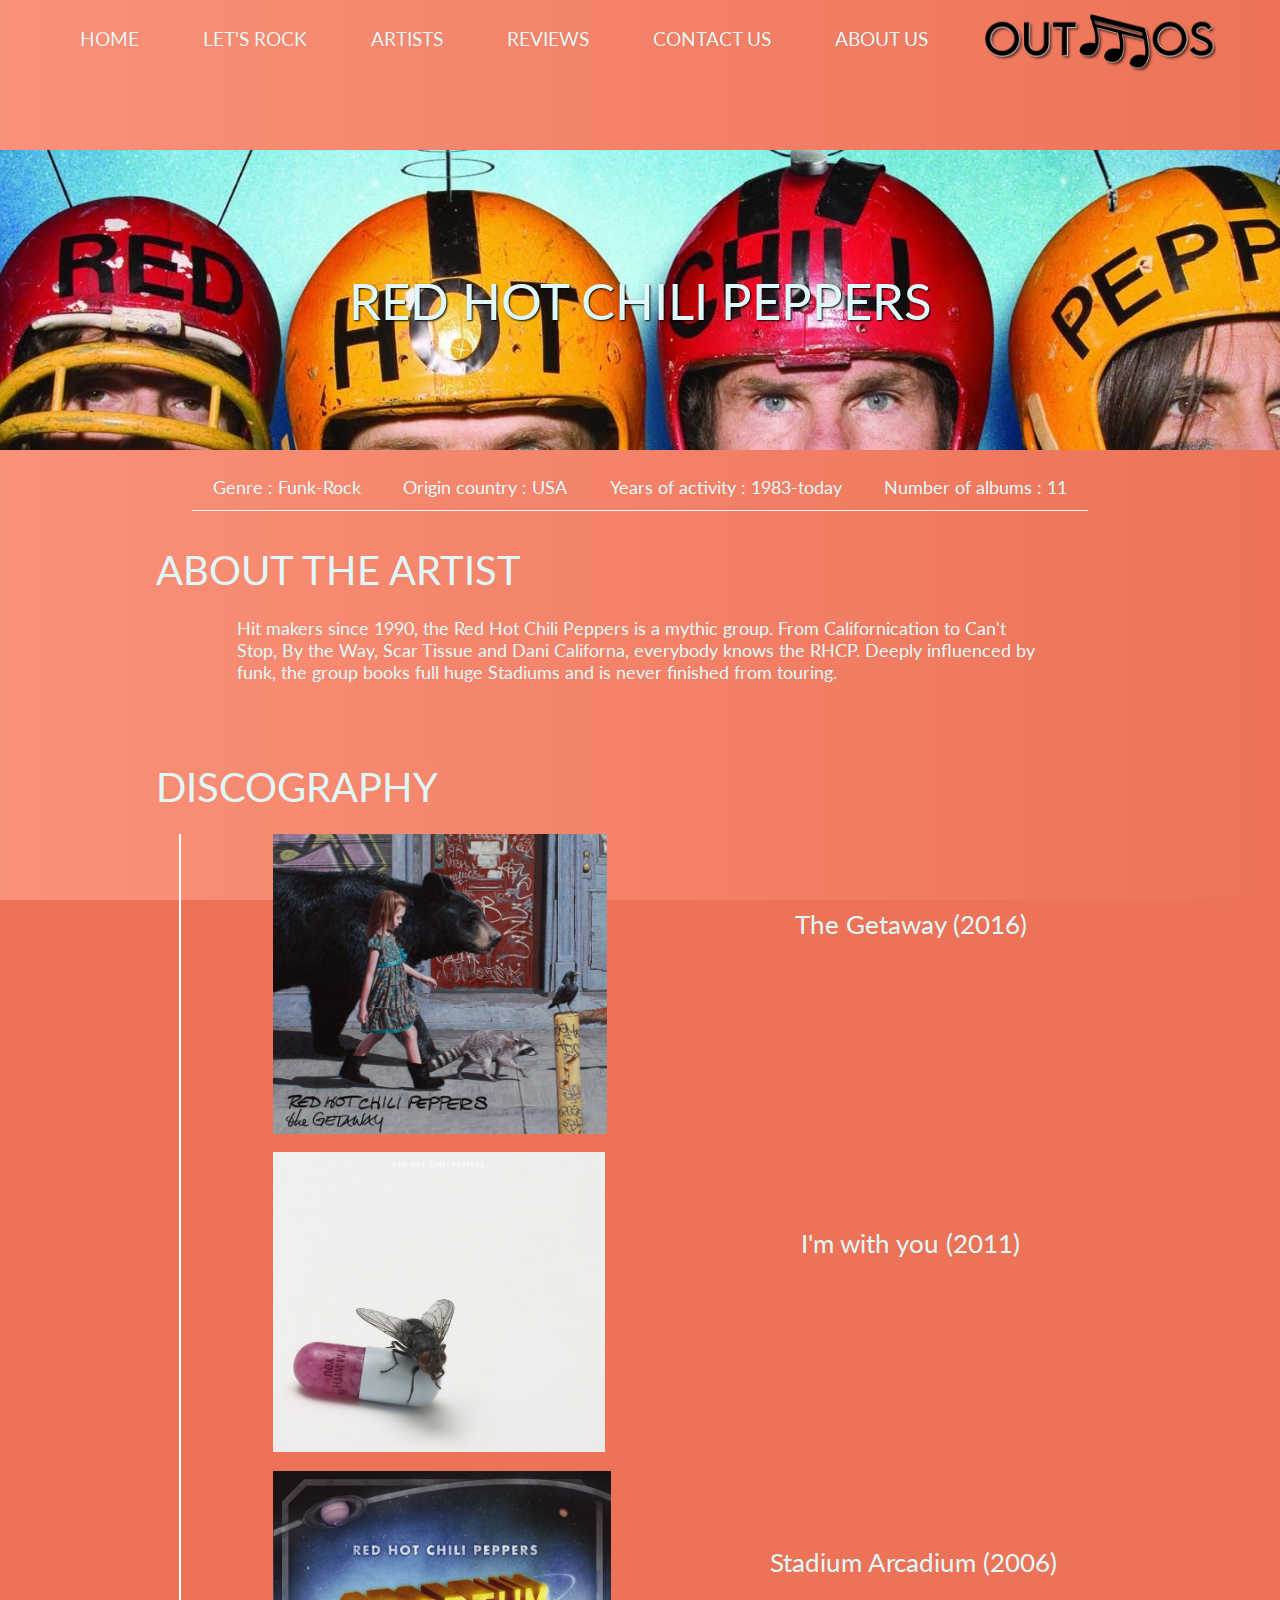
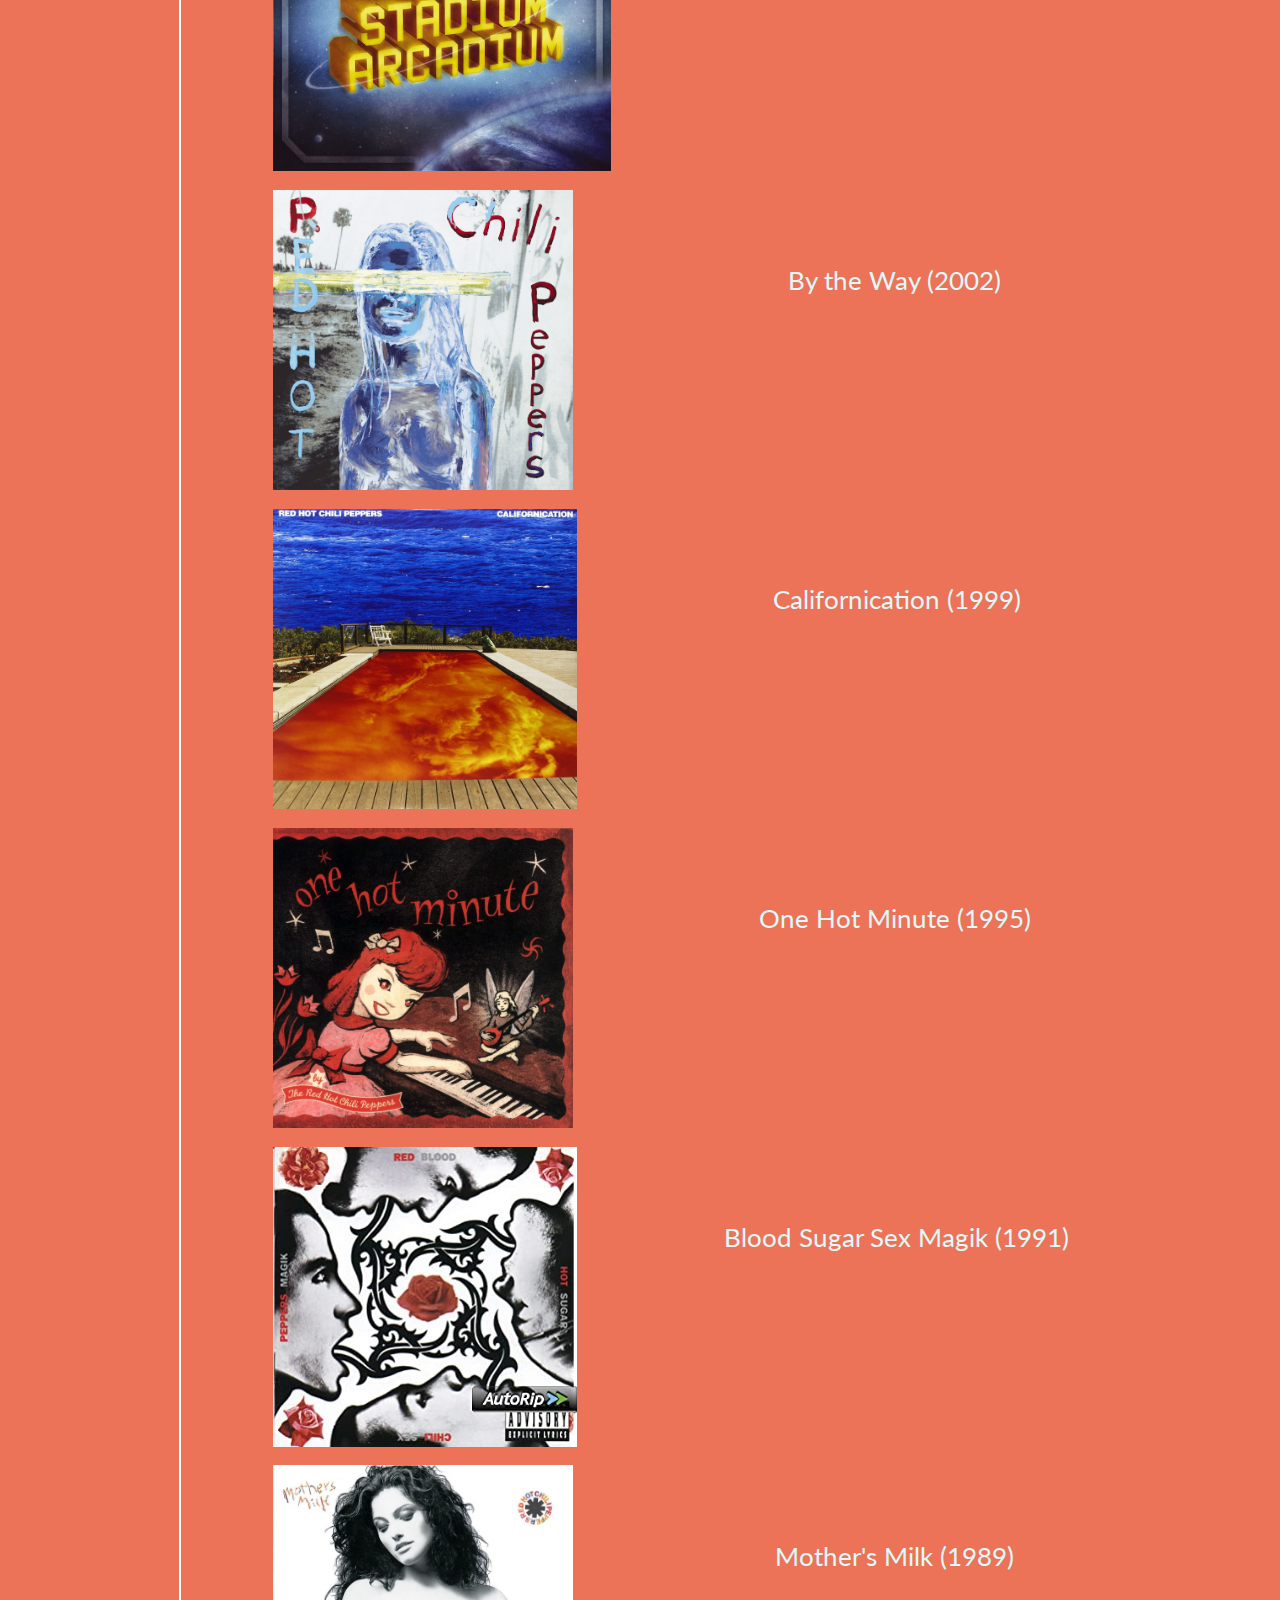
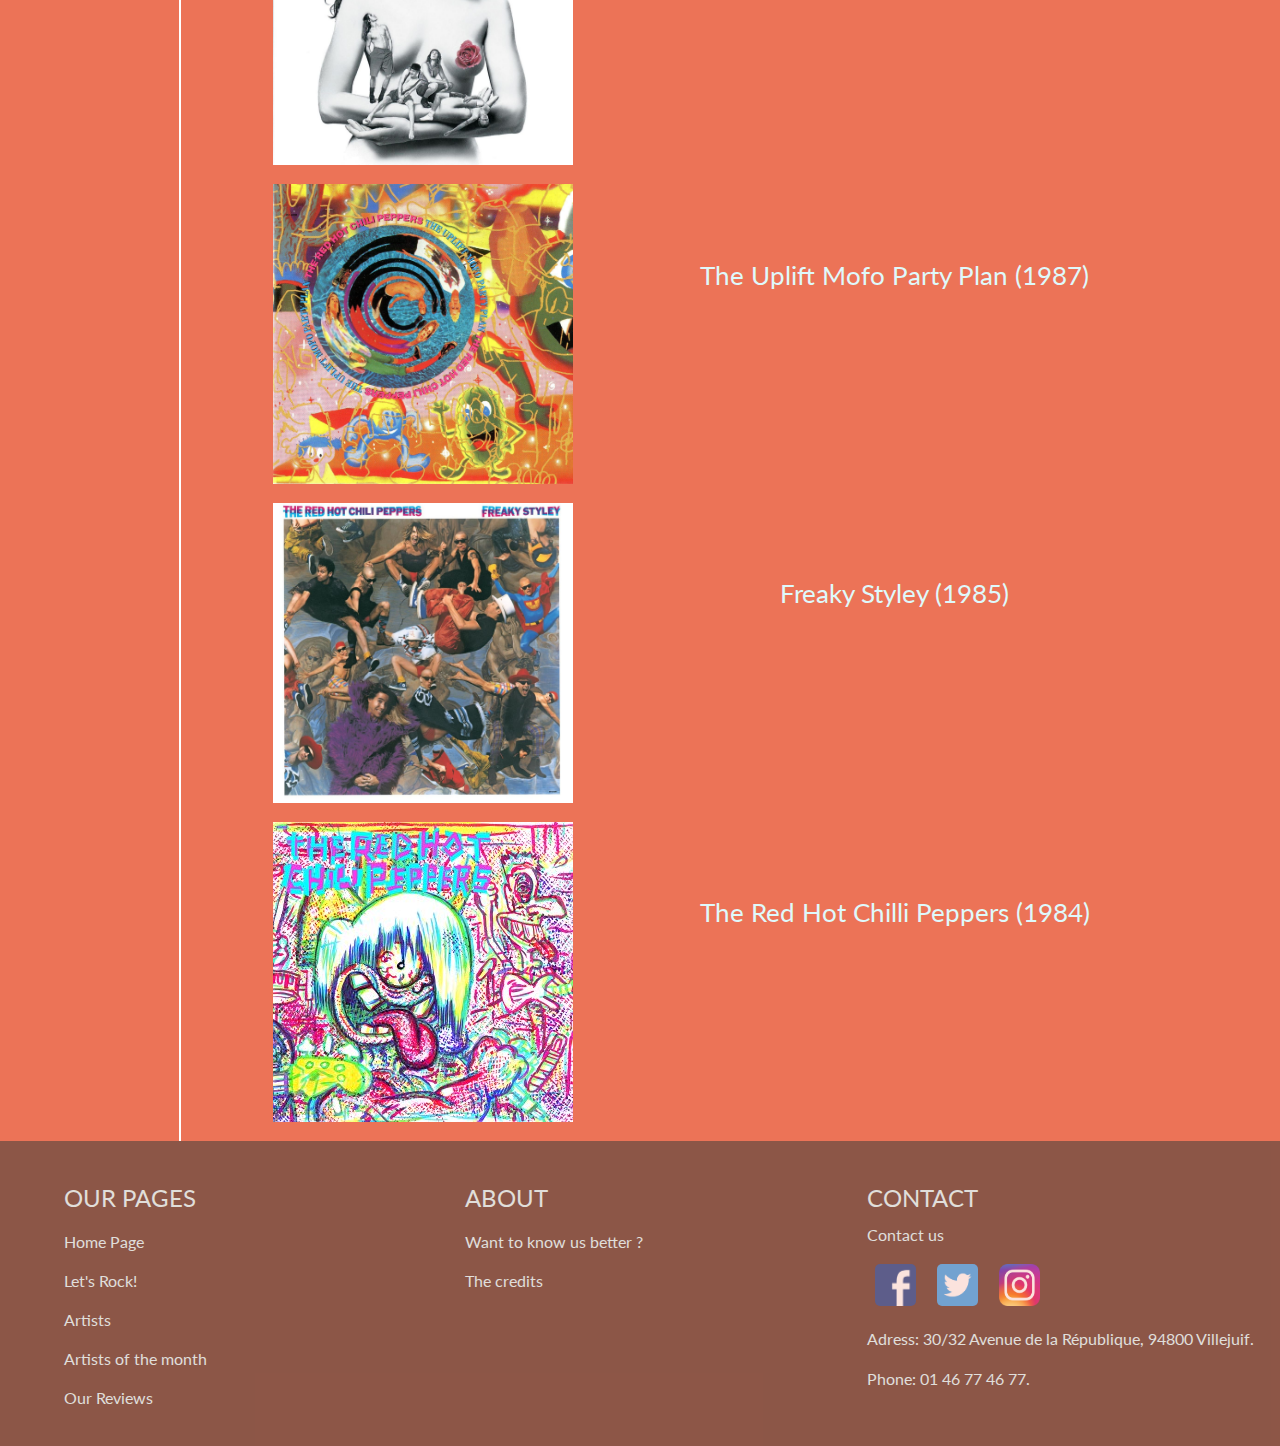
<file: old/rhcp.html>
<!DOCTYPE html>
<html>
    <head>
        <meta charset="UTF-8">
        <link rel="stylesheet" href="public/css/style.css">
        <link rel="stylesheet" href="public/css/header.css">
        <link rel="stylesheet" href="public/css/hamburgers.css">
        <link rel="stylesheet" href="public/css/footer.css">
        <script defer src="public/js/script.js"></script>
        
        <script src="public/js/rellax.js"></script>
        <title class = title>OUTMOS</title>
    </head>
    <body>
        <header id="h">
        
            <nav class="menu"> 

                <div class="nav_left" id="nl">
                        <a href="index.html" class="nav_link">Home</a>
                        <a href="sequencer.html" class="nav_link">Let's Rock</a>
                        <a href="artists.html" class="nav_link">Artists</a>
                        <a href="reviews.html" class="nav_link">Reviews</a>
                        <a href="contact.html" class="nav_link">Contact Us</a>
                        <a href="about.html" class="nav_link">About Us</a>
                </div>

                <button class="nav_toggle hamburger hamburger--collapse" type="button" id="burg" onclick="activate()">
                    <span class="hamburger-box">
                        <span class="hamburger-inner"></span>
                    </span>
                </button>
                
                <div class="nav_right">
                    <h1><a href="index.html"> <img src = "public/img/outmos.png" class="image" id="logo"/></a></h1>
                </div>
                
            </nav>

            
        </header> 
        
        <main>
            <div id="Vulfpeck" style="background-image: url('public/img/rhcp.jpg');"> <h1 class="title" >Red Hot Chili peppers</h1> </div>
            <div class="bandphoto">
                   
                
            </div>

            <div class="quickinfos">
                <span class="infos"><p>Genre : Funk-Rock </p></span>
                <span class="infos"><p>Origin country : USA </p></span>
                <span class="infos">  <p> Years of activity : 1983-today</p> </span>
                <span class="infos"> <p> Number of albums : 11 </p></span>
            
            </div>

            <div class="Bio">
                <h2 class="Bio1">About the Artist</h2>
                <p class="Bio2"> Hit makers since 1990, the Red Hot Chili Peppers is a mythic group. From Californication to Can't Stop, By the Way, Scar Tissue and Dani Californa, everybody knows the RHCP.
                    Deeply influenced by funk, the group books full huge Stadiums and is never finished from touring. 

                    <br><br>

                </p>

            </div>
            
            <div class="Bio">
                <h2 class="Bio1">Discography</h2>

                    <div class="album">
                        <img src="public/img/Albums/thegetaway.jpg" class="albumphoto">
                        <p class="albumtext"> The Getaway (2016) </p>
                    </div>

                    <div class="album">
                        <img src="public/img/Albums/i'mwith.jpg" class="albumphoto">
                        <p class="albumtext"> I'm with you (2011)</p>
                    </div>

                    <div class="album">
                        <img src="public/img/Albums/stadium.jpg" class="albumphoto">
                        <p class="albumtext"> Stadium Arcadium (2006)</p>
                    </div>

                    <div class="album">
                        <img src="public/img/Albums/bytheway.jpg" class="albumphoto">
                        <p class="albumtext"> By the Way (2002) </p>
                    </div>

                    <div class="album">
                        <img src="public/img/Albums/californication.jpg" class="albumphoto">
                        <p class="albumtext"> Californication (1999) </p>
                    </div>

                    <div class="album">
                        <img src="public/img/Albums/onhot.jpg" class="albumphoto">
                        <p class="albumtext"> One Hot Minute (1995) </p>
                    </div>

                    <div class="album">
                        <img src="public/img/Albums/blood.jpg" class="albumphoto">
                        <p class="albumtext"> Blood Sugar Sex Magik (1991) </p>
                    </div>

                    <div class="album">
                        <img src="public/img/Albums/mother.jpg" class="albumphoto">
                        <p class="albumtext"> Mother's Milk (1989) </p>
                    </div>

                    <div class="album">
                        <img src="public/img/Albums/moto.jpg" class="albumphoto">
                        <p class="albumtext"> The Uplift Mofo Party Plan (1987) </p>
                    </div>

                    <div class="album">
                        <img src="public/img/Albums/freaky.jpg" class="albumphoto">
                        <p class="albumtext"> Freaky Styley (1985) </p>
                    </div>

                    <div class="album">
                        <img src="public/img/Albums/Rhcp1.jpg" class="albumphoto">
                        <p class="albumtext"> The Red Hot Chilli Peppers (1984) </p>
                    </div>


            </div>

            
        </main>
        
        <footer class = footer>
            <div class = footer_parts>
                <div id = pages>
                    <h2>OUR PAGES</h2>
                    <div id = liste_pages>
                        <ul>
                            <li><a href="index.html">Home Page</a></li>
                            <li><a href="sequencer.html">Let's Rock!</a></li>
                            <li><a href="artists.html">Artists</a></li>
                            <li><a href="artists_of_the_month.html">Artists of the month</a></li>
                            <li><a href="reviews.html">Our Reviews</a></li>
                        </ul>
                    </div>
                </div>
                <div id = us>
                    <h2>ABOUT</h2>
                    <div id = liste_us>
                        <ul>
                            <li><a href="about.html">Want to know us better ?</a></li>
                            <li><a href="credits.html">The credits</a></li>
                        </ul>
                    </div>
                </div>
                <div id = sociaux>
                    <h2>CONTACT</h2>
                    <div id = contact>
                        <a href="contact.html">Contact us</a>
                        <div>
                            <a href="https://www.facebook.com/Outmos-106783571067258"><img src = "public/img/Facebook.png" class = logos></a>
                            <a href="https://twitter.com/Outmos1"><img src = "public/img/Twitter.png" class = logos></a>
                            <a href="https://www.instagram.com/outmos_/"><img src = "public/img/Instagram.png" class = logos></a>
                        </div>
                        <ul>
                            <li>Adress: 30/32 Avenue de la République, 94800 Villejuif.</li>
                            <li>Phone: 01 46 77 46 77.</li>
                        </ul>
                    </div>
                </div>
            </div>
        </footer>
    </body>

</html>
</file>
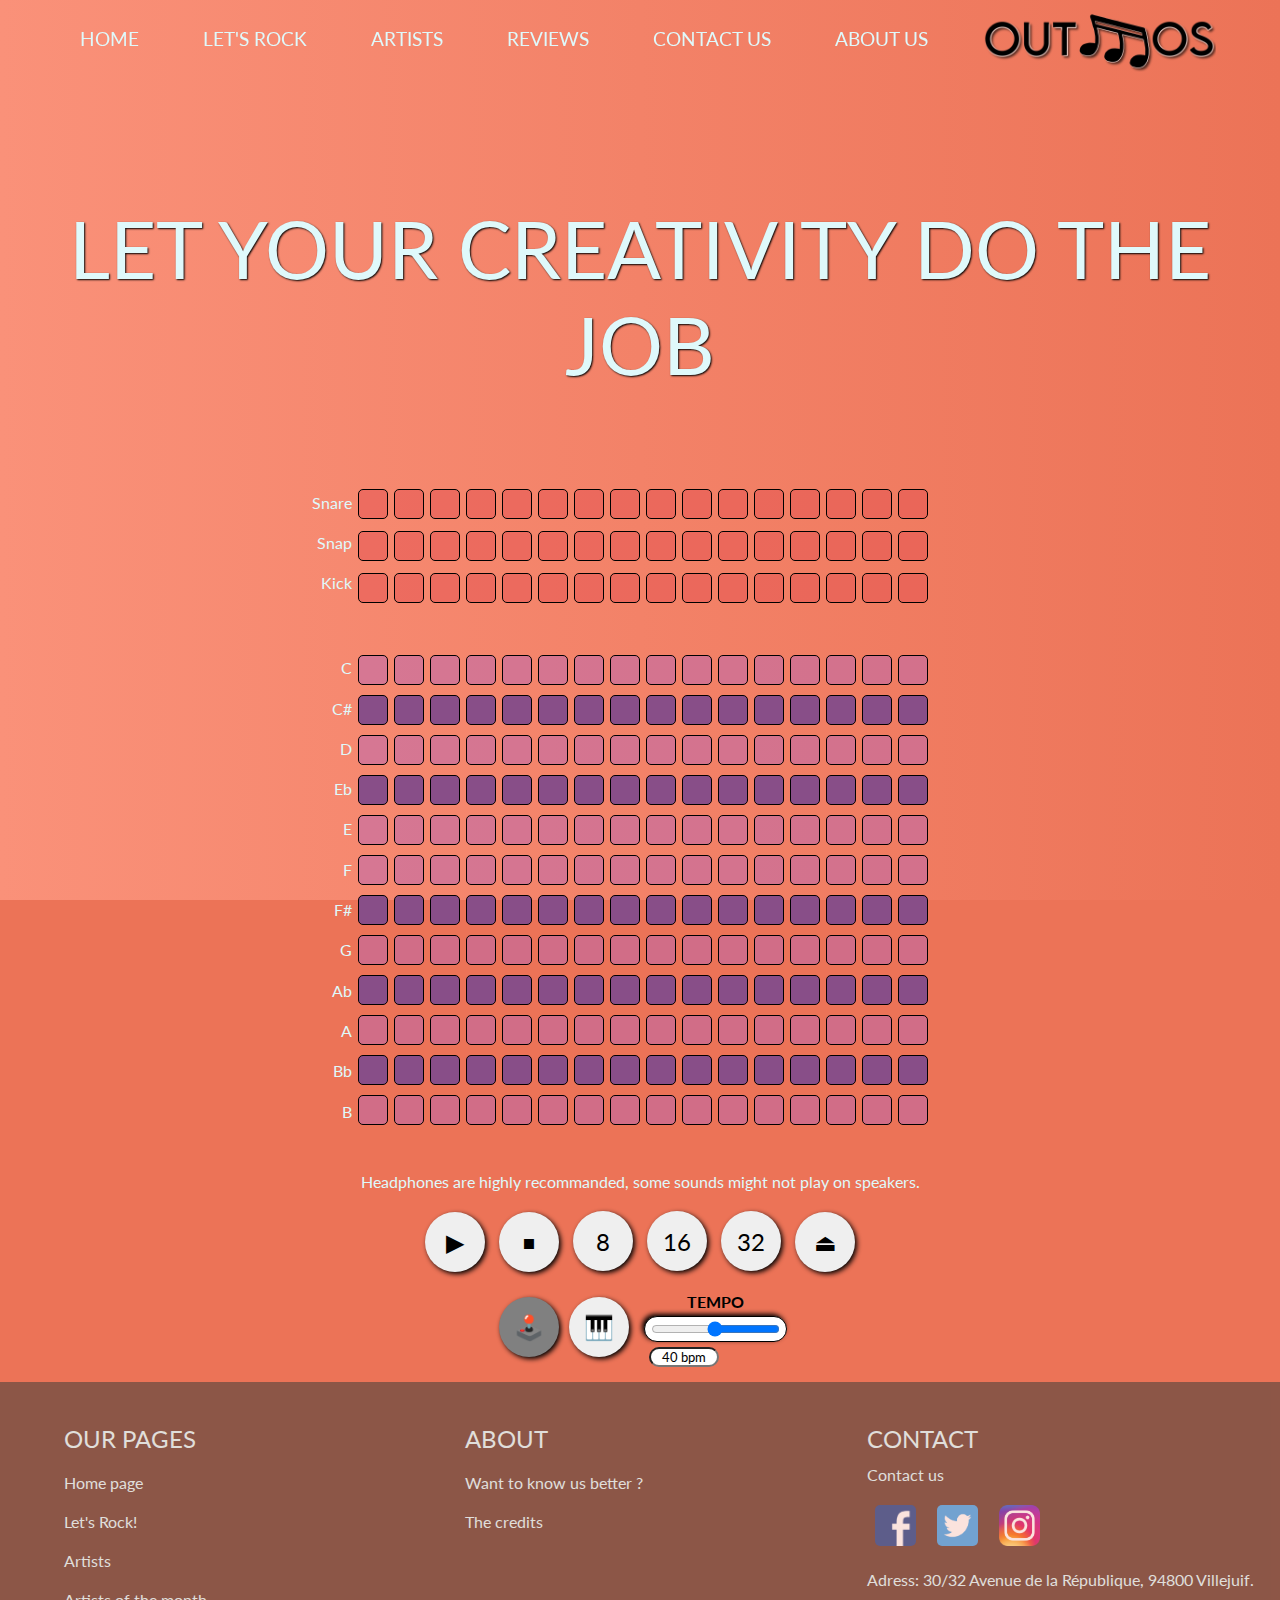
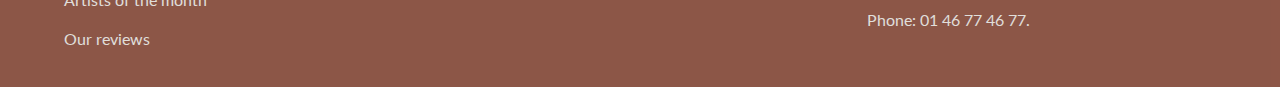
<file: old/sequencer.html>
<!DOCTYPE html>
<html lang="fr">
    <head>
        <meta charset="UTF-8">
        <link rel="stylesheet" href="public/css/style.css">
        <link rel="stylesheet" href="public/css/header.css">
        <link rel="stylesheet" href="public/css/hamburgers.css">
        <link rel="stylesheet" href="public/css/footer.css">
        <link rel="stylesheet" href="public/css/sequencer.css">
        <script defer src="public/js/script.js"></script>
        <script src="public/js/rellax.js"></script>
        <script defer src="public/js/sequencer.js"></script>
        <meta name="viewport" content="width=device-width, initial-scale=1.0">
        <title>OUTMOS</title>
    </head>
    <body class="seq_body">
        <header id="h">
        
            <nav class="menu"> 

                <div class="nav_left" id="nl">
                        <a href="index.html" class="nav_link">Home</a>
                        <a href="sequencer.html" class="nav_link">Let's rock</a>
                        <a href="artists.html" class="nav_link">Artists</a>
                        <a href="reviews.html" class="nav_link">Reviews</a>
                        <a href="contact.html" class="nav_link">Contact us</a>
                        <a href="about.html" class="nav_link">About us</a>
                </div>

                <button class="nav_toggle hamburger hamburger--collapse" type="button" id="burg" onclick="activate()">
                    <span class="hamburger-box">
                        <span class="hamburger-inner"></span>
                    </span>
                </button>
                
                <div class="nav_right">
                    <h1><a href="index.html"> <div class="logo"><img src = "public/img/outmos.png" class="image" /></div></a></h1>
                </div>
                
            </nav>


        </header> 
        <main class="seq_main">
            <h1 class="seq_title">Let your creativity do the job</h1>
            <div class="seq_box">
                
                <div class="text_cont">
                    <div class="drums_text">
                        <p>Snare</p>
                        <p>Snap</p>
                        <p>Kick</p>
                    </div>
                    <div class="synth_text">
                        <p>C</p>
                        <p>C#</p>
                        <p>D</p>
                        <p>Eb</p>
                        <p>E</p>
                        <p>F</p>
                        <p>F#</p>
                        <p>G</p>
                        <p>Ab</p>
                        <p>A</p>
                        <p>Bb</p>
                        <p>B</p>
                    </div>
                </div>
                <div id="sequencer_container">
                    
                </div>
            </div>
            
            <p style="text-align: center; margin-bottom: 20px;">Headphones are highly recommanded, some sounds might not play on speakers.</p>    
            <div  style="width: 100%; text-align: center;margin-bottom: 10px;">
                <button type="button" class="control_button" onclick="start_loop()" id="stb">▶</button>
                <button type="button" class="control_button" onclick="stop_loop()">⏹︎</button>
                <button type="button" class="control_button" onclick="set_time_8()">8</button>
                <button type="button" class="control_button" onclick="set_time_16()">16</button>
                <button type="button" class="control_button" onclick="set_time_32()">32</button>
                <button type="button" class="control_button" onclick="reset_loop()"> ⏏︎</button>
            </div>
            <div class="settings">
                <button type="button" class="control_button" id="gba_bt" onclick="set_gba()">🕹️</button>
                <button type="button" class="control_button" id="piano_bt" onclick="set_piano()">🎹</button>
                <div class="speed">
                    <p>Tempo</p>
                    <div class="speed_control">
                        <input type="range" autocomplete="off" value="360" min="220" max="500" step="10" onchange="updateTempo(this.value);"> 
                    </div>
                    <input type="text" autocomplete="off" id="textInput" value="40 bpm" style="color: black;margin: 5px;text-align: center; width: 70px; height: 70px; border-radius: 20rem;">
                    
                </div>
                
            </div>
        </main>
        
        <footer class = footer>
            <div class = footer_parts>
                <div id = pages>
                    <h2>OUR PAGES</h2>
                    <div id = liste_pages>
                        <ul>
                            <li><a href="index.html">Home page</a></li>
                            <li><a href="sequencer.html">Let's Rock!</a></li>
                            <li><a href="artists.html">Artists</a></li>
                            <li><a href="artists_of_the_month.html">Artists of the month</a></li>
                            <li><a href="reviews.html">Our reviews</a></li>
                        </ul>
                    </div>
                </div>
                <div id = us>
                    <h2>ABOUT</h2>
                    <div id = liste_us>
                        <ul>
                            <li><a href="about.html">Want to know us better ?</a></li>
                            <li><a href="credits.html">The credits</a></li>
                        </ul>
                    </div>
                </div>
                <div id = sociaux>
                    <h2>CONTACT</h2>
                    <div id = contact>
                        <a href="contact.html">Contact us</a>
                        <div>
                            <a href="https://www.facebook.com/Outmos-106783571067258"><img src = "public/img/Facebook.png" class = logos></a>
                            <a href="https://twitter.com/Outmos1"><img src = "public/img/Twitter.png" class = logos></a>
                            <a href="https://www.instagram.com/outmos_/"><img src = "public/img/Instagram.png" class = logos></a>
                        </div>
                        <ul>
                            <li>Adress: 30/32 Avenue de la République, 94800 Villejuif.</li>
                            <li>Phone: 01 46 77 46 77.</li>
                        </ul>
                    </div>
                </div>
            </div>
        </footer>
    </body>
    
    
</html>
</file>
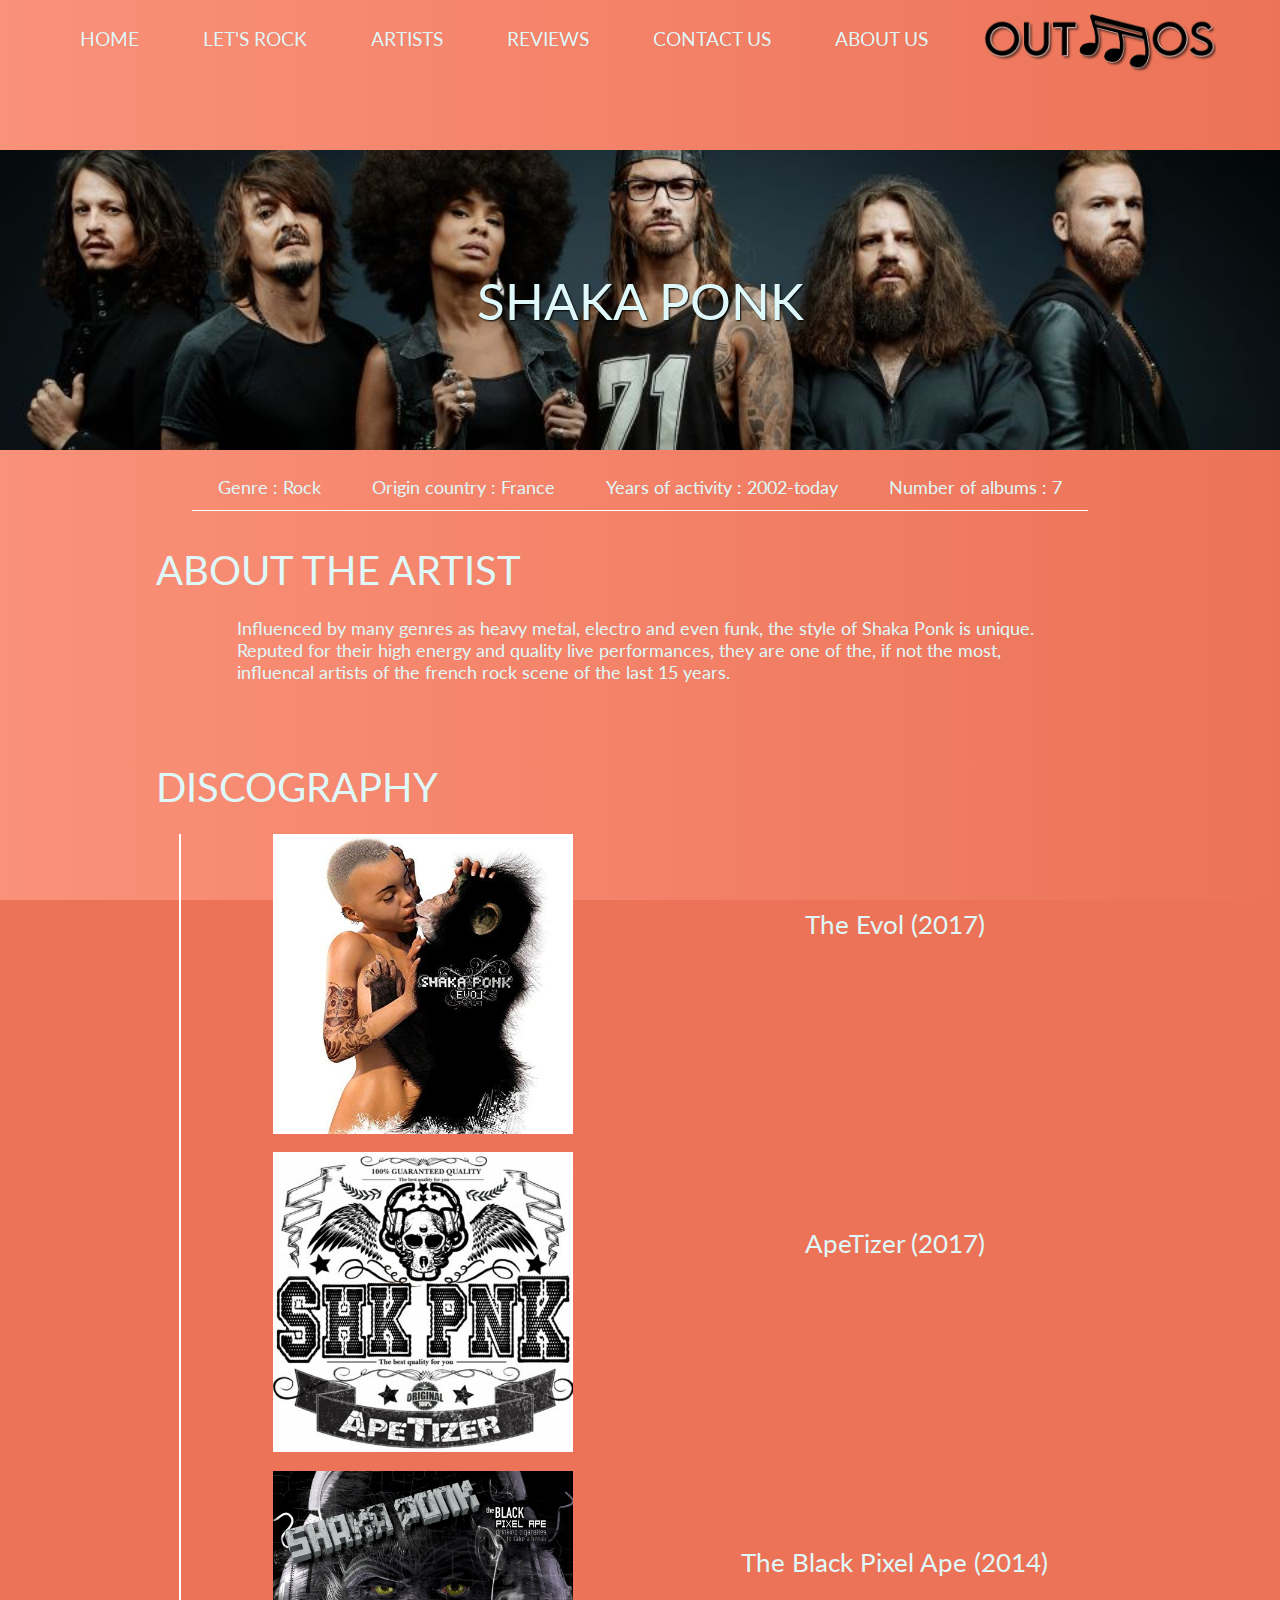
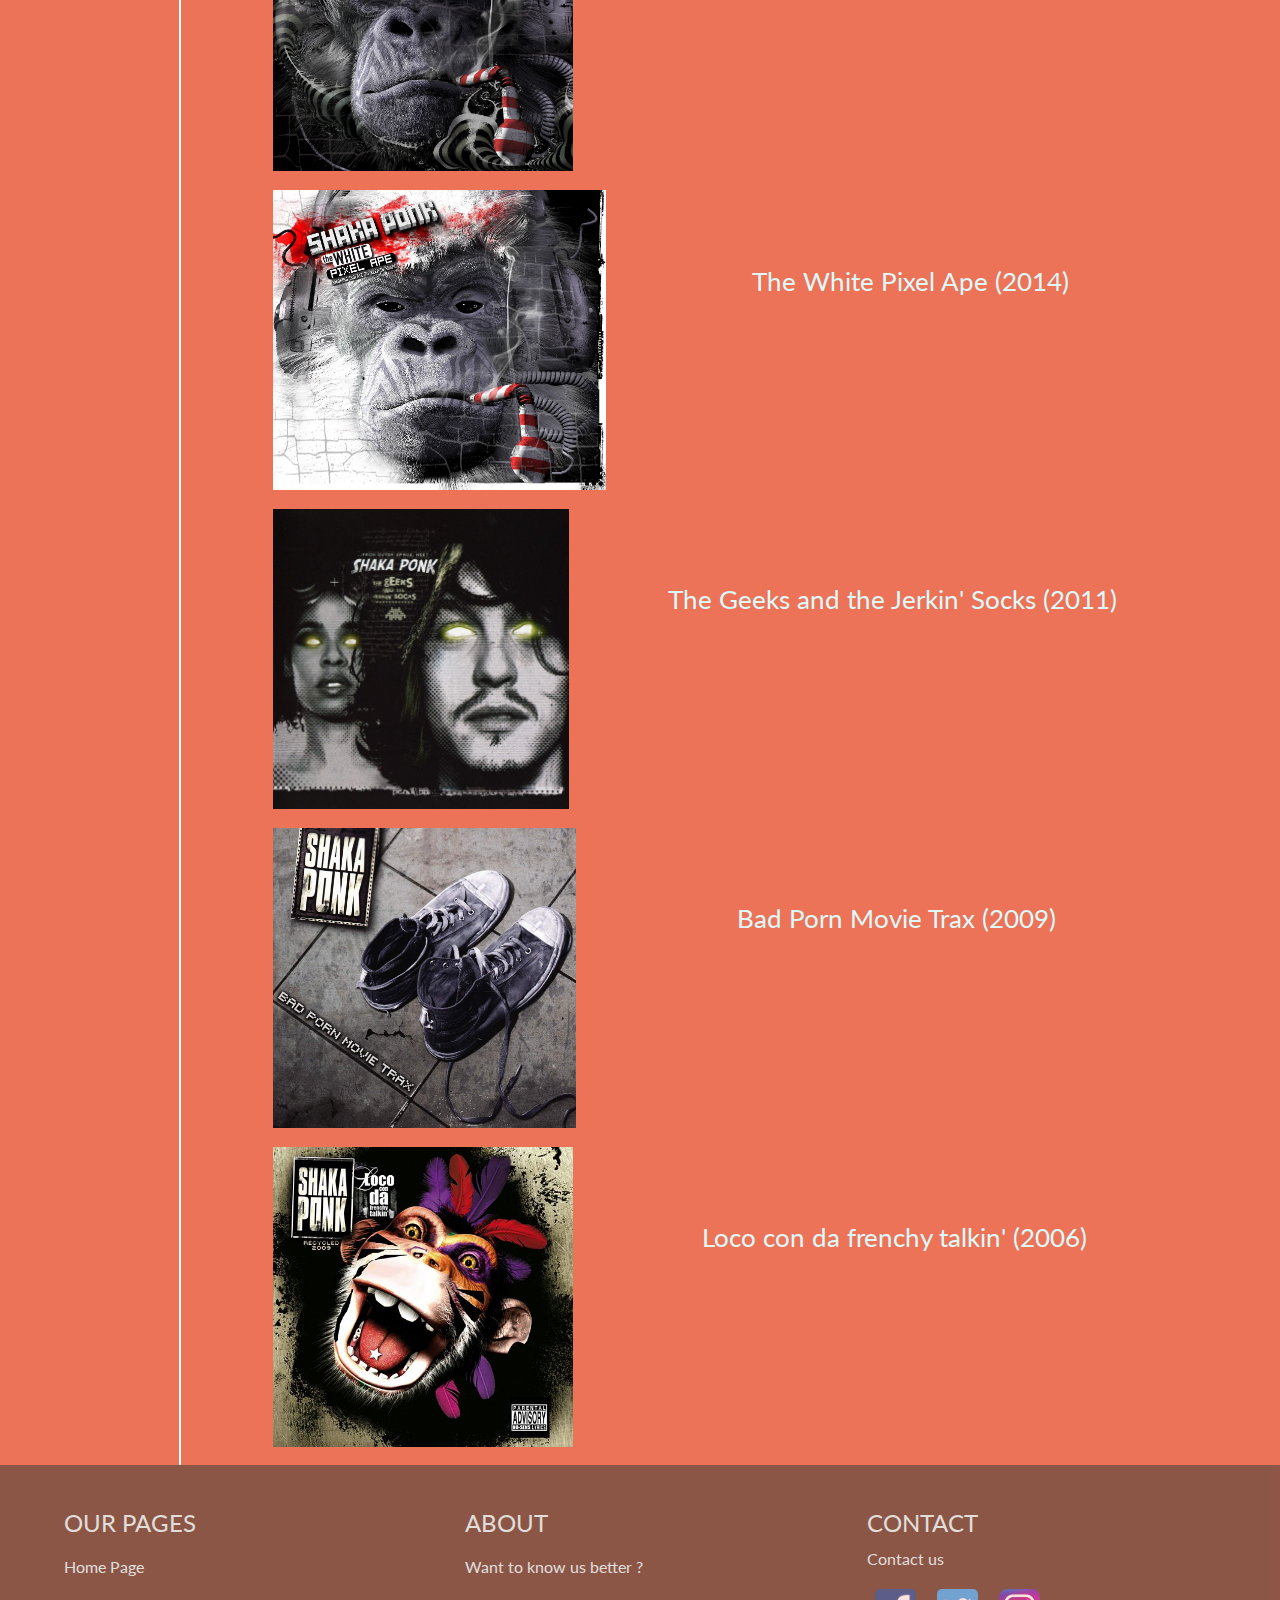
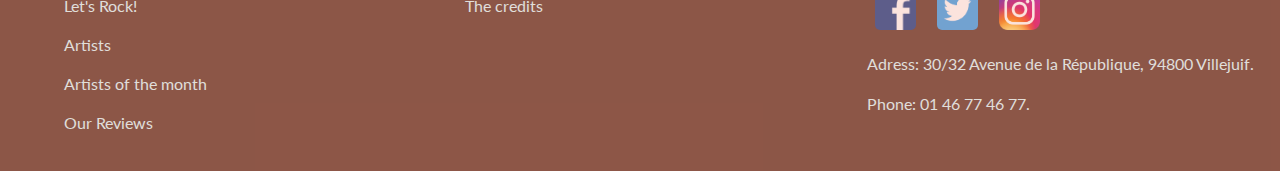
<file: old/shakaponk.html>
<!DOCTYPE html>
<html>
    <head>
        <meta charset="UTF-8">
        <link rel="stylesheet" href="public/css/style.css">
        <link rel="stylesheet" href="public/css/header.css">
        <link rel="stylesheet" href="public/css/hamburgers.css">
        <link rel="stylesheet" href="public/css/footer.css">
        <script defer src="public/js/script.js"></script>
        
        <script src="public/js/rellax.js"></script>
        <title class = title>OUTMOS</title>
    </head>
    <body>
        <header id="h">
        
            <nav class="menu"> 

                <div class="nav_left" id="nl">
                        <a href="index.html" class="nav_link">Home</a>
                        <a href="sequencer.html" class="nav_link">Let's Rock</a>
                        <a href="artists.html" class="nav_link">Artists</a>
                        <a href="reviews.html" class="nav_link">Reviews</a>
                        <a href="contact.html" class="nav_link">Contact Us</a>
                        <a href="about.html" class="nav_link">About Us</a>
                </div>

                <button class="nav_toggle hamburger hamburger--collapse" type="button" id="burg" onclick="activate()">
                    <span class="hamburger-box">
                        <span class="hamburger-inner"></span>
                    </span>
                </button>
                
                <div class="nav_right">
                    <h1><a href="index.html"> <img src = "public/img/outmos.png" class="image" id="logo"/></a></h1>
                </div>
                
            </nav>

            
        </header> 
        
        <main>
            
            <div id="Vulfpeck" style="background-image: url('public/img/shakaponk.jpg');"> <h1 class="title" >Shaka Ponk</h1> </div>
            <div class="bandphoto">
                   
                
            </div>

            <div class="quickinfos">
                <span class="infos"><p>Genre : Rock </p></span>
                <span class="infos"><p>Origin country : France </p></span>
                <span class="infos">  <p> Years of activity : 2002-today</p> </span>
                <span class="infos"> <p> Number of albums : 7 </p></span>
            
            </div>

            <div class="Bio">
                <h2 class="Bio1">About the Artist</h2>
                <p class="Bio2"> Influenced by many genres as heavy metal, electro and even funk, the style of Shaka Ponk is unique. 
                    Reputed for their high energy and quality live performances, they are one of the, if not the most, influencal artists of the french rock scene of the last 15 years. 
                    <br><br>

                </p>

            </div>
            
            <div class="Bio">
                <h2 class="Bio1">Discography</h2>

                    <div class="album">
                        <img src="public/img/Albums/theEvol.jpg" class="albumphoto">
                        <p class="albumtext"> The Evol (2017) </p>
                    </div>

                    <div class="album">
                        <img src="public/img/Albums/apetizer.jpg" class="albumphoto">
                        <p class="albumtext"> ApeTizer (2017)</p>
                    </div>

                    <div class="album">
                        <img src="public/img/Albums/blackpixel.jpg" class="albumphoto">
                        <p class="albumtext"> The Black Pixel Ape (2014)</p>
                    </div>

                    <div class="album">
                        <img src="public/img/Albums/whitepixel.jpg" class="albumphoto">
                        <p class="albumtext"> The White Pixel Ape (2014) </p>
                    </div>

                    <div class="album">
                        <img src="public/img/Albums/geeks.jpg" class="albumphoto">
                        <p class="albumtext"> The Geeks and the Jerkin' Socks (2011) </p>
                    </div>

                    <div class="album">
                        <img src="public/img/Albums/badporn.jpg" class="albumphoto">
                        <p class="albumtext"> Bad Porn Movie Trax (2009) </p>
                    </div>

                    <div class="album">
                        <img src="public/img/Albums/loco.jpg" class="albumphoto">
                        <p class="albumtext"> Loco con da frenchy talkin' (2006)  </p>
                    </div>

            </div>

            
        </main>
        
        <footer class = footer>
            <div class = footer_parts>
                <div id = pages>
                    <h2>OUR PAGES</h2>
                    <div id = liste_pages>
                        <ul>
                            <li><a href="index.html">Home Page</a></li>
                            <li><a href="sequencer.html">Let's Rock!</a></li>
                            <li><a href="artists.html">Artists</a></li>
                            <li><a href="artists_of_the_month.html">Artists of the month</a></li>
                            <li><a href="reviews.html">Our Reviews</a></li>
                        </ul>
                    </div>
                </div>
                <div id = us>
                    <h2>ABOUT</h2>
                    <div id = liste_us>
                        <ul>
                            <li><a href="about.html">Want to know us better ?</a></li>
                            <li><a href="credits.html">The credits</a></li>
                        </ul>
                    </div>
                </div>
                <div id = sociaux>
                    <h2>CONTACT</h2>
                    <div id = contact>
                        <a href="contact.html">Contact us</a>
                        <div>
                            <a href="https://www.facebook.com/Outmos-106783571067258"><img src = "public/img/Facebook.png" class = logos></a>
                            <a href="https://twitter.com/Outmos1"><img src = "public/img/Twitter.png" class = logos></a>
                            <a href="https://www.instagram.com/outmos_/"><img src = "public/img/Instagram.png" class = logos></a>
                        </div>
                        <ul>
                            <li>Adress: 30/32 Avenue de la République, 94800 Villejuif.</li>
                            <li>Phone: 01 46 77 46 77.</li>
                        </ul>
                    </div>
                </div>
            </div>
        </footer>
    </body>

</html>
</file>
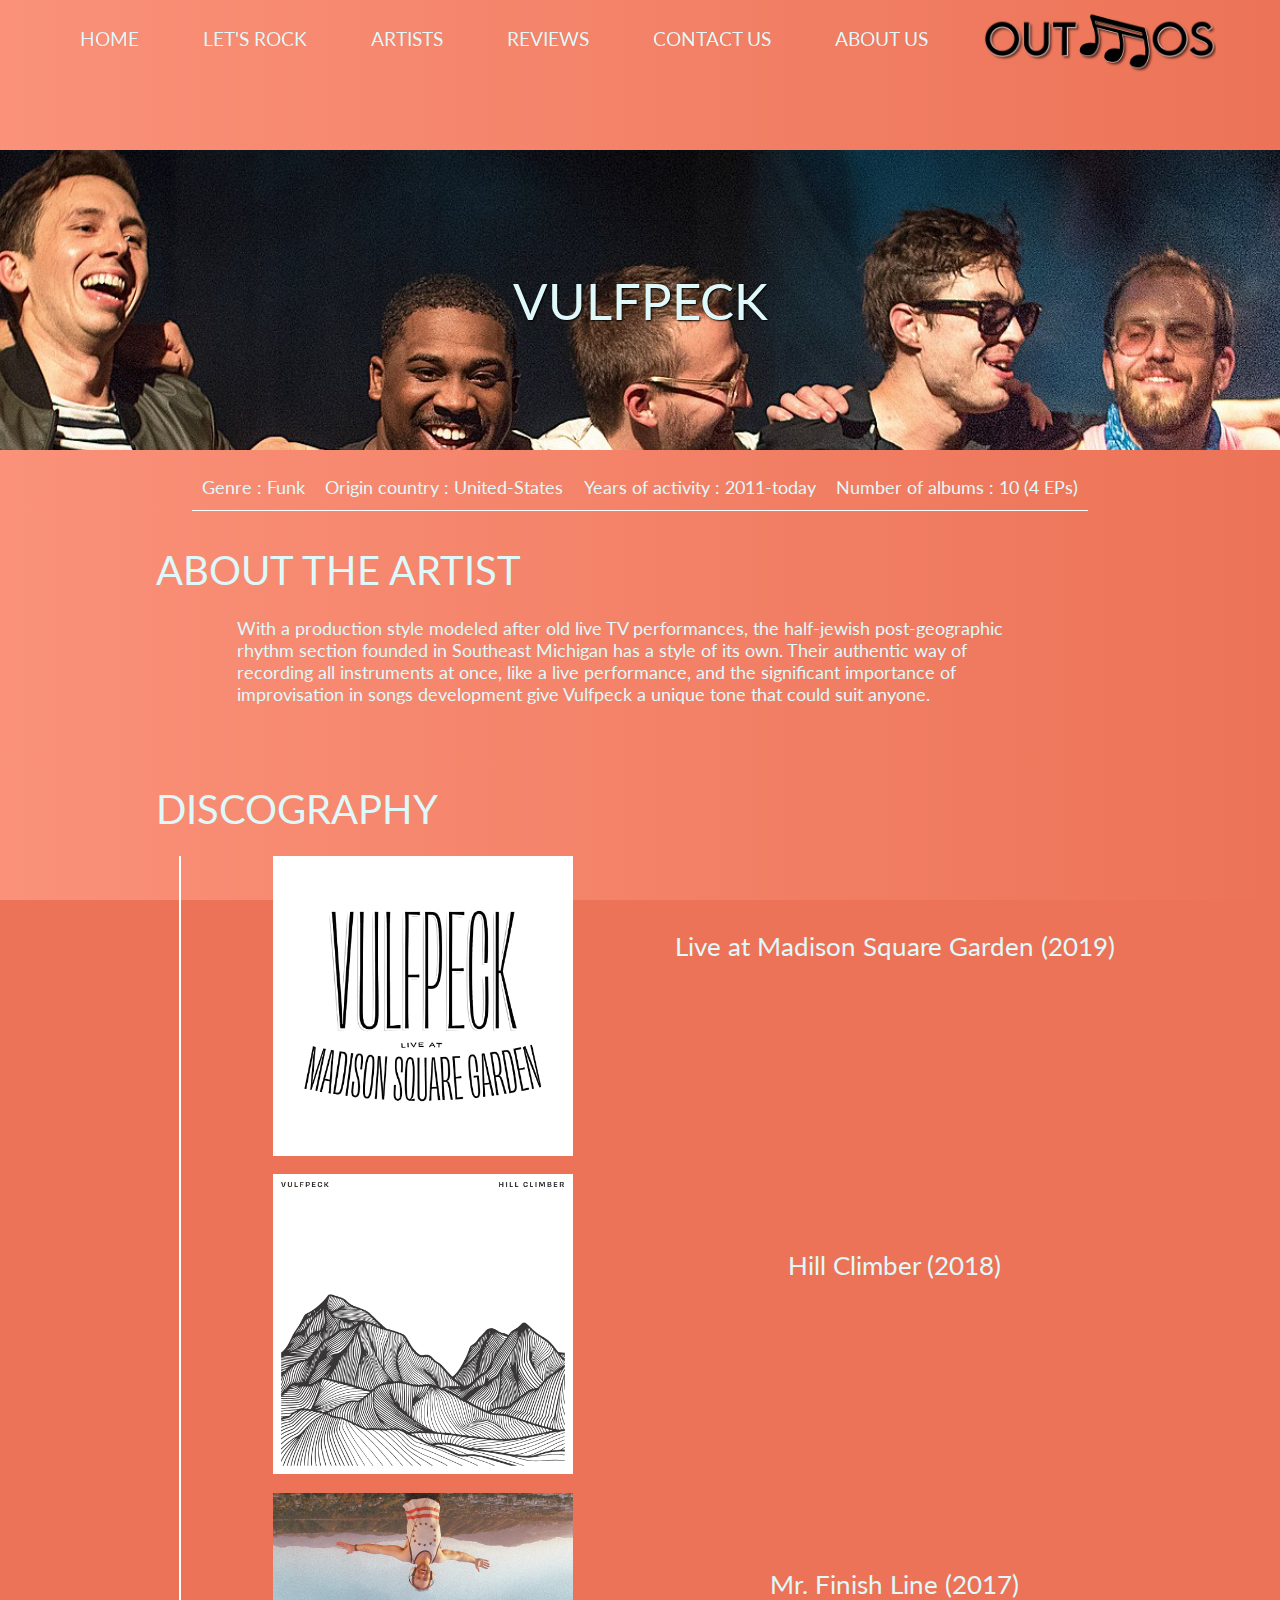
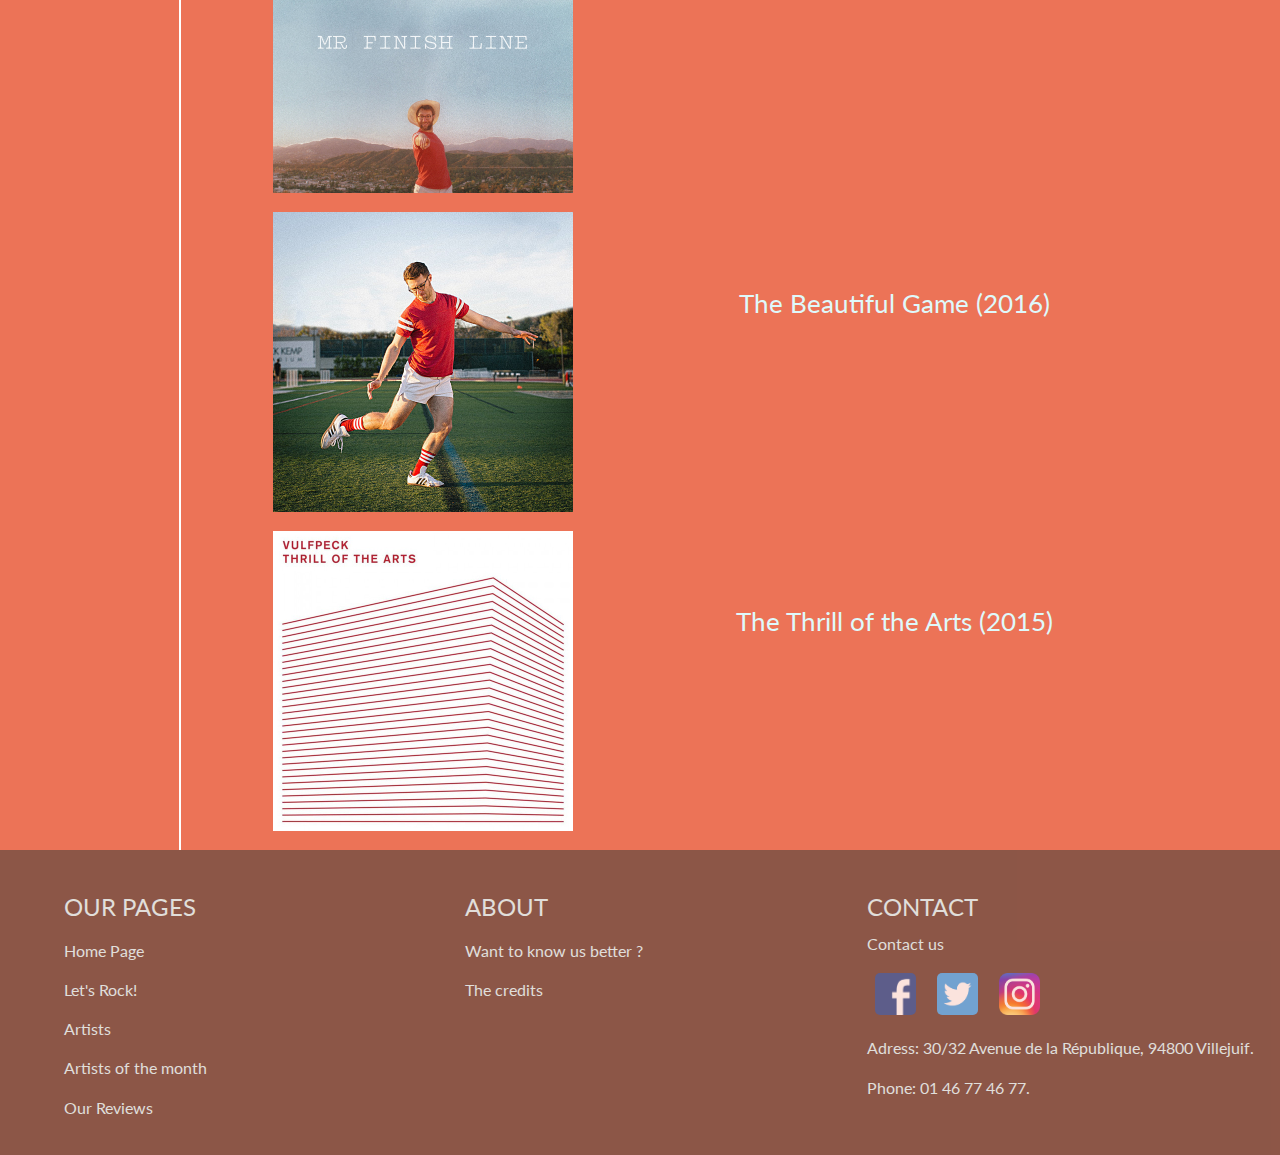
<file: old/vulfpeck.html>
<!DOCTYPE html>
<html>
    <head>
        <meta charset="UTF-8">
        <link rel="stylesheet" href="public/css/style.css">
        <link rel="stylesheet" href="public/css/header.css">
        <link rel="stylesheet" href="public/css/hamburgers.css">
        <link rel="stylesheet" href="public/css/footer.css">
        <script defer src="public/js/script.js"></script>
        <script src="public/js/rellax.js"></script>
        <title class = title>OUTMOS</title>
    </head>
    <body>
        <header id="h">
        
            <nav class="menu"> 

                <div class="nav_left" id="nl">
                        <a href="index.html" class="nav_link">Home</a>
                        <a href="sequencer.html" class="nav_link">Let's Rock</a>
                        <a href="artists.html" class="nav_link">Artists</a>
                        <a href="reviews.html" class="nav_link">Reviews</a>
                        <a href="contact.html" class="nav_link">Contact Us</a>
                        <a href="about.html" class="nav_link">About Us</a>
                </div>

                <button class="nav_toggle hamburger hamburger--collapse" type="button" id="burg" onclick="activate()">
                    <span class="hamburger-box">
                        <span class="hamburger-inner"></span>
                    </span>
                </button>
                
                <div class="nav_right">
                    <h1><a href="index.html"> <img src = "public/img/outmos.png" class="image" id="logo"/></a></h1>
                </div>
                
            </nav>

            
        </header> 
        
        <main>
            <div id="Vulfpeck" style="background-image: url('public/img/Vulfpeck.jpg');"> <h1 class="title" >Vulfpeck</h1> </div>
            <div class="bandphoto">
                   
                
            </div>

            <div class="quickinfos">
                <span class="infos"><p>Genre : Funk </p></span>
                <span class="infos"><p>Origin country : United-States </p></span>
                <span class="infos">  <p> Years of activity : 2011-today</p> </span>
                <span class="infos"> <p> Number of albums : 10 (4 EPs)</p></span>
            
            </div>

            <div class="Bio">
                <h2 class="Bio1">About the Artist</h2>
                <p class="Bio2"> 
                    With a production style modeled after old live TV performances, the half-jewish post-geographic rhythm section founded in Southeast Michigan has a style of its own. Their authentic way of recording all instruments at once, like a live performance, and the significant importance of improvisation in songs development give Vulfpeck a unique tone that could suit anyone.
                    <br><br>

                </p>

            </div>
            
            <div class="Bio">
                <h2 class="Bio1">Discography</h2>

                    <div class="album">
                        <img src="public/img/Albums/madison.jpg" class="albumphoto">
                        <p class="albumtext"> Live at Madison Square Garden (2019) </p>
                    </div>

                    <div class="album">
                        <img src="public/img/Albums/hillclimber.png" class="albumphoto">
                        <p class="albumtext"> Hill Climber (2018)</p>
                    </div>

                    <div class="album">
                        <img src="public/img/Albums/mrfinishline.jpg" class="albumphoto">
                        <p class="albumtext"> Mr. Finish Line (2017)</p>
                    </div>

                    <div class="album">
                        <img src="public/img/Albums/thebeautifulgame.jpg" class="albumphoto">
                        <p class="albumtext"> The Beautiful Game (2016) </p>
                    </div>

                    <div class="album">
                        <img src="public/img/Albums/thrillofthearts.jpg" class="albumphoto">
                        <p class="albumtext"> The Thrill of the Arts (2015) </p>
                    </div>

            </div>

            
        </main>
        
        <footer class = footer>
            <div class = footer_parts>
                <div id = pages>
                    <h2>OUR PAGES</h2>
                    <div id = liste_pages>
                        <ul>
                            <li><a href="index.html">Home Page</a></li>
                            <li><a href="sequencer.html">Let's Rock!</a></li>
                            <li><a href="artists.html">Artists</a></li>
                            <li><a href="artists_of_the_month.html">Artists of the month</a></li>
                            <li><a href="reviews.html">Our Reviews</a></li>
                        </ul>
                    </div>
                </div>
                <div id = us>
                    <h2>ABOUT</h2>
                    <div id = liste_us>
                        <ul>
                            <li><a href="about.html">Want to know us better ?</a></li>
                            <li><a href="credits.html">The credits</a></li>
                        </ul>
                    </div>
                </div>
                <div id = sociaux>
                    <h2>CONTACT</h2>
                    <div id = contact>
                        <a href="contact.html">Contact us</a>
                        <div>
                            <a href="https://www.facebook.com/Outmos-106783571067258"><img src = "public/img/Facebook.png" class = logos></a>
                            <a href="https://twitter.com/Outmos1"><img src = "public/img/Twitter.png" class = logos></a>
                            <a href="https://www.instagram.com/outmos_/"><img src = "public/img/Instagram.png" class = logos></a>
                        </div>
                        <ul>
                            <li>Adress: 30/32 Avenue de la République, 94800 Villejuif.</li>
                            <li>Phone: 01 46 77 46 77.</li>
                        </ul>
                    </div>
                </div>
            </div>
        </footer>
    </body>

</html>
</file>
<file: old/public/css/style.css>
@import url('https://fonts.googleapis.com/css2?family=Lato:wght@100;300;400;900&display=swap');
@import url('https://fonts.googleapis.com/css2?family=Roboto:wght@100;300;500;900&display=swap');

@font-face{
    font-family: 'LemonMilk';
    src: url("public/fonts/LEMONMILK-Light.otf");

}

*{
    font-family:Lato;
    font-weight: 400;
    text-decoration : none;
    color : rgba(223, 249, 251,1.0);
    margin: 0;
    padding: 0;
    box-sizing: border-box;
}

body, html{
    height: 100%;
}

main{
    min-height: 100%;
    
}

#index_body{
    background-image: url("https://images6.alphacoders.com/478/478918.jpg");
}

body{
    background:  #EC7357;
    background-image: linear-gradient(to right, rgb(250, 145, 121) ,rgb(236, 115, 87));
    background-position: bottom;
    background-attachment: fixed;
    background-size: cover;
    min-height: 100%;
}

h1{
    width: 100%;
    text-align: center;
    text-transform: uppercase;
    font-size: 500%;
    text-shadow: 1px 1px 2px black;
}

.title{
    margin: 150px auto;
    font-size: 4vw;
}

.welcome-title{
    font-weight: 300;
    font-size: 70px;
    margin-bottom: 70px;
}

h2{
    text-transform: uppercase;
    font-size: 150%;
}

.welcome{
    padding-top: 10%;
    margin-top: 150px;
    margin-bottom: 700px;
    
    text-align: center;  
}

.seq-arrow{
    display: none;
}

.seq-link{
    padding: 20px;
    background-image: linear-gradient(to right, rgba(83, 92, 104, 0.6) 50%, rgba(249, 202, 36, 0.6) 50%);
    background-size: 200%;
    border-radius: 10rem;
    transition: background-position 1s ease-in-out;
}
  
.seq-link:hover{
    background-position: -100%;
}

h3{    
    font-size: 500%;
}

.spot{
    width: 100%;
    padding-top: 80px;
    height: 800px;
    display: flex;
    align-items: center;
    justify-content: center;
    overflow: hidden;
}

#P1{
    flex-direction: column;
    color: white;
    
    background-image: url('https://wallpaperaccess.com/full/1403827.jpg');
    background-repeat: no-repeat;
    background-attachment: fixed;
    background-position: center;
    background-size: cover;
}

.spot_title{
    text-shadow: 0px 0px 5px #000000;
    padding-bottom: 80px;
}

h1{
    margin: auto;
}

h2{
    padding-top: 1%;
}

#circle{
    display: block;
    position: relative;
    z-index: 1;
    width:500px;
    height:500px;
    top:0px;
    left:-50%;
    background:rgb(236, 115, 87);
    opacity: 0.8;
    border-radius:50%;
    transition:all 1s ease-in-out;
}

#circle.active{
    position: relative;
    width:5000px;
    height: 5000px;
    top: 50%;
    left:50%;
    margin-left:-1000px;
    margin-top:-1000px;
    opacity: 1;
    transition:all 1s ease-in-out;
}

#ArticlePJ{
    z-index:4;
    transition:all 0.5s;
    transition-delay: 1s; 
}

#textCircle{
    margin-top : 45%;
    margin-left: 45%;
    color: black;
    font-size: 22px;
    display: flex;
    justify-content: center;
}

#imgArticle img{
    z-index: 10;
    position: relative;
    top: 30px;
    left: 330px;
    width: 25px;
    height: auto;
}

#imgArticle img:hover, #close:hover{
    cursor: pointer;
}

#circle.active:hover, #ArticlePJ:hover, #textCircle:hover, .circle:hover{
    cursor: default;
}

#close{
    z-index: 4;
    position: relative;
    padding: 20px 0px;
}

#close img{
    width: 30px;
    height: 30px;
}

#art{
    display: none;
    align-self: center;
    justify-content: space-around;
    width: 100%;
    height: 100%;
    transition: all 1s ease-in-out;
    flex-direction: column;
    align-items: center;
}

#ArticlePhoto{
    z-index: 4;
    width: 30%;
    height: 30vw;
    margin-right: 50px;
    background-color: #FDD692;
    display: flex;
    justify-content: center;
    align-items: center;
    flex-direction: column;
    box-shadow: 3px 3px 20px rgba(0, 0, 0, 0.664);
}

#ArticlePhoto img{
    height: 70%;
    width: auto;
    box-shadow: 3px 3px 20px rgba(0, 0, 0, 0.664);
}

#legende{
    color: #754F44;
    margin-top: 10px;
    margin-bottom: -10px;
}

#art h2{
    align-self: flex-start;
    margin-left: 20px;
    margin-bottom: 50px;
    font-size: 350%;
    text-shadow: 5px 10px 20px black;
}

#artPhoto{
    width: 100%;
    height: 90%;
    display: flex;
    flex-direction: row;
    flex-wrap: nowrap;
    justify-content: space-between;
}

#ArticlePJ{
    margin-left: 20px;
    margin-top: 30px;
    font-size: 110%;
    text-align: justify;
    text-indent: 5%;
}

#article{
    width: 50%;
}



@media only screen and (max-width: 1050px){
    .seq-link{
        display: none;
    }
    .seq-arrow{
        display: flex;
        margin: auto;
        width: 100px;
        padding: 20px;
        background-image: linear-gradient(to right, rgba(83, 92, 104, 0.6) 50%, rgba(249, 202, 36, 0.6) 50%);
        background-size: 200%;
        border-radius: 10rem;
        transition: background-position 1s ease-in-out;
    }
    .seq-arrow:hover{
        background-position: -100%;
    }
}

.quickinfos
{
    margin:auto;
    margin-top: 1%;
    padding-bottom: 1%;
    border-bottom: 1px solid white;
    display: flex;

    width: 70%; 
    justify-content: space-around;
    
}



.infos
{
    display:flex;
    
    font-size: large;
    flex-wrap: nowrap;
    

}


.bandphoto
{
    text-align: center;
    
   
}

.Bio1
{
    margin-top: 2%;
    margin-left: 8%;   
    font-size: 250%;
    margin-bottom: 2%;
}

.Bio2
{
    
    font-size: large;
    margin:auto;
    padding-bottom: 2% ;
    width: 70%;
    
}

#Vulfpeck
{
    margin-bottom: 2%;
    height: 300px;
    line-height: 300px;
    background-attachment: fixed;
    background-size: cover;
    background-position:center;           
}

.Bio
{
    width:90%;
    margin:auto;
}

.album
{
    margin:auto;
    margin-left: 10%;
    display:flex;
    padding-left: 8%;
    border-left: 2px solid white;
}

.albumphoto
{
    max-height: 300px;
    min-height: 100px;
    margin-bottom: 2%;
}

.albumtext
{
    font-size:2vw;
    margin: auto;
    margin-top: 8%;
    justify-content: center;
}


#special
{
    border-top: 2px solid white;
    border-bottom: 2px solid white;
    
    text-shadow: none;
    transition: 0.2s;
}

#special:hover
{
    color: #EC7357;
    background-color: white;
}

.artists
{
    margin-top: 100px;
    display: flex;
    margin-left: auto;
    margin-right: auto;
    flex-wrap: wrap;   
    margin-bottom: 5%;
    justify-content: center;
}

.first{
    background-size: cover;
    background-repeat: no-repeat;
    
    height: 400px;
    background-position: center;
    width: 800px;
    transition: 0.5s;
}


.first:hover
{
    box-shadow: inset 0px 0px 300px 0px rgba(0,0,0,1);
    font-size: 110%;
}


.artist_text
{
    text-align: center;
    text-shadow: 0px 0px 10px black;
    width: 100%;
    line-height: 380px;
    font-size: 250%;
    transition: all 0.3s linear;
}
</file>
<file: old/public/css/header.css>
@import url('https://fonts.googleapis.com/css2?family=Roboto:wght@100;300;500;900&display=swap');

@font-face{
    font-family: 'LemonMilk';
    src: url("public/fonts/LEMONMILK-Light.otf");
}

header{
    z-index: 10 ;
}

#h{
    position: fixed;
    top: 0;
    width: 100%;
    transition: all 0.5s ease-in-out;
}

.scrolled{
    background: #754F44;
    opacity: 1;
}

.image{
    height: 70px;
    
}

.menu
{
    display: flex;
    padding-top: 3px;
    width: 100%;
    height: 72px;
    line-height: 72px;
    box-shadow: none;
    flex-wrap: nowrap;
}

.nav_left{
    position: relative;
    left: 0;
    margin-left: 50px;
}

.nav_right{
    margin-left: auto;
    margin-right: 5%;
    overflow: hidden;
    
}

.nav_right:hover{
    cursor: pointer;
}

.nav_link{
    font: 'LemonMilk';
    font-size: 120%;
    color: rgba(223, 249, 251,1.0);
    text-transform: uppercase;
    margin: 0 30px;
    transition: all 0.3s ease-in-out;
    border-bottom: 2px solid transparent;
    padding-bottom: 2px;
}

.nav_link:hover{
    border-color: #EC7357;
    cursor: pointer;
}

.nav_toggle{
    width: 35px;
    position: relative;
    display: none;
    margin-right: auto;
    margin-left: 65px;
    cursor: pointer;
}

.active{
    
}

.hidden{
    
}

@media only screen and (max-width: 1250px){
    .nav_right{
        width: 70px;
        object-fit: cover;
        transition: all 0.5s ease-in-out;
    }
    .image{
        position: relative;
        right: 97px;
        border-radius: 100px;
        transition: all 0.5s ease-in-out;
    }
}

@media only screen and (max-width: 1080px){
    
    .nav_left{
        position: absolute;
        top: 0;
        left: 0;
        padding-top: 72px;
        margin: 0;
        width: 200px;
        transform: translateX(-100%);
        background-color: #754F44;
        opacity: 0.8;
        transition: all 0.3s cubic-bezier(1,.01,0,.97);
    }
    .nav_link{
        display: block;
        text-align: center;
        padding: 0;
        margin: 0 10px;
    }
    .nav_link:hover{
        background-color: #754F44;
        opacity: 1;
    }
    .active{
        transform: translateX(0);
    }
    .hidden{
        transform: translateX(-100%);
    }
    .hamburger{display: inline-block;}
    .hamburger-box{display: inline-block;}
    .hamburger-inner{display: block;}
}
</file>
<file: old/public/css/footer.css>
.footer{
    background-color: #754F44;
    opacity: 0.8;
}

.footer_parts{
    display: flex;
    justify-content: space-around;
    margin-left: 5%;
    padding-top: 3%;
    padding-bottom: 3%;
}

#pages{
    width: 33%;
    
}

footer a:hover{
    cursor: pointer;
}

#liste_pages{
    margin-top: 3%;
}

#us{
    width: 33%;
}

#sociaux{
    width: 34%;
}

.logos{
    margin-top: 5%;
    margin-left: 2%;
    margin-right: 2%;
    width: 10%;
    border-radius: 5px;
}

#contact{
    margin-top: 3%;
}

#liste_us{
    margin-top: 3%;
}

#liste_us ul, #liste_pages ul, #contact ul{
    list-style: none;
}

#liste_us li, #liste_pages li, #contact li{
    margin-top: 5%;
}

#liste_us a:hover{
    color: rgba(149, 175, 192,1.0);
}

#liste_pages a:hover{
    color: rgba(149, 175, 192,1.0);
}

#contact a:hover{
    color: rgba(149, 175, 192,1.0);
}
</file>
<file: old/public/css/artists.css>
.tab{
    display: flex;
    height: 100%;
    width: 100%;
    flex-flow: column nowrap;
}

.artist{
    display: flex;
    flex-flow: row wrap;
    justify-content: center;
    width: 100%;
    height: 40%;
    padding: 5%;
}

.guitar{
    position: absolute;
    width: 400px;
    right: 2%;
    top: 50vh;
}

.synth{
    position: absolute;
    width: 400px;
    left: 2%;
    top: 200vh;
}

.bass{
    position: absolute;
    width: 300px;
    right: 2%;
    top: 300vh;
}

.gorillaz{
    position: absolute;
    width: 400px;
    left: 5%;
    top: 450vh;
}

.name{
    position: relative;
    font-size: 10vw;
    top: 0;
    left: 0;
    width: 100%;
    text-shadow: 5px 10px 20px black;
}

.name:nth-child(2){
    left: auto;
    right: 0;
}

.description{
    padding: 5% 10% 10% 10%;
    max-width: 1000px;
    font-size: 3vh;    
    z-index: 9;
    text-shadow: 0 0 5px black;
    text-align: justify;
}

.spotify_pb{
    align-self: center;
    box-shadow: 10px 10px 20px black;
}

.artist:nth-child(1){
    background-image: linear-gradient(to right, rgb(180, 180, 62), rgb(104, 104, 14));
}

.artist:nth-child(2){
    background-image: linear-gradient(to left, rgb(167, 76, 57), rgb(117, 20, 0));
}

.artist:nth-child(3){
    background-image: linear-gradient(to right, rgb(161, 118, 74), rgb(126, 63, 0));
}

.artist:nth-child(4){
    background-image: linear-gradient(to left, rgb(201, 104, 82) ,rgb(207, 79, 50));
}
</file>
<file: old/public/css/contact.css>
.subtitles{
    background-color: #fc9e89;
    border-top: 1px solid #a86c5d;
    border-bottom: 1px solid #a86c5d;
}

.subtitles h2{
    margin-top: 10px;
    margin-bottom: 10px;
    text-align: center;
}

input, textarea{
    color: black;
    padding: 8px;
    border-radius: 1rem;
    border-style: none;
    box-shadow: 1px 1px 10px black;
}

.form_contact{
    display: flex;
    flex-direction: column;
    align-items: center;
    margin-bottom: 50px;
    margin-top: 100px;
    margin-left: 20%;
    margin-right: 20%;
}

.names{
    display: flex;
    flex-direction: row;
    flex-wrap: nowrap;
    width: 100%;
    flex: 1 1 0;
}

.subject{
    margin-top: 25px;
    margin-bottom: 25px;
    width: 100%;
}

#subject{
    width: 100%;
}

.message{
    width: 100%;
}

#message_content{
    width: 100%;
}

.button_line{
    margin-bottom: 50px;
}
</file>
<file: old/public/css/reviews.css>
#bannière{
    background-image: url("https://www.mysoundbattle.com/wp-content/uploads/2013/12/foule-en-concert.jpg");
}

.rev_main{
    margin: auto;
    display: flex;
    width: 100%;
    justify-content: center;
    flex-flow: row wrap;
}

.review{
    width: 510px;
    height: auto;
    background: white;
    border-radius: 2rem;
    margin: 50px 50px;
    box-shadow: 5px 10px 20px black;
    transition: all 1s ease-in-out;
}


.picture{
    transform-origin: 50% 50%;
    overflow: hidden;
    width: 150px;
    height: 150px;
    box-shadow: 5px 5px 10px black;
    margin-top: -40px;
    margin-left: -15px;
    border-radius: 50%;
}

.rev_box{
    display: flex;
    flex-direction: column;
    justify-content: space-around;
    padding: 30px 0;
    top: -80px !important;
    position: relative;
    width: 100%;
    height: 80%;
    text-align: right;
    padding: 0 10px;
    
}

.rev_box .rev_name{
    margin-right: 10%;
    width: 80%;
    align-self: flex-end;
    color: black;
    font-weight: 600;
    font-size: 150%;
    text-align: right;
    text-shadow: 0 0 10px white;
}

.rev_box .t_content{
    display: flex;
    justify-content: space-between;
    align-items: center;
    margin-left: 5%;
    margin-right: 10%;
    color: black;
    font-size: 120%;
    text-align: right;
}

.t_content .date, .t_content .text{
    color: black;
}

.t_content .date{
    font-size: 70%;
    margin-right: 10px;
}

.rev_box .score{
    display: flex;
    margin-top: 3%;
    align-items: center;
    justify-content: center;
}

.rev_box .score .outof100{
    color: black;
    margin-top: 20px;
    margin-left: 10px;
    font-size: 110%;
    font-weight: 700;
}


.rev_box .rating{
    width: 60%;
    color: black;
    text-align: start;
    transition: all 1s ease-in-out;
}

.meter { 
	height: 25px;
	position: relative;
	background: #555;
	border-radius: 25px;
	padding: 5px;
	box-shadow: inset 0 -1px 1px rgba(255,255,255,0.3);
}

.meter span {
    display: block;
    height: 100%;
    font-size: small;
    text-align: center;
    color: black;
    line-height: 13px;
    border-top-right-radius: 8px;
    border-bottom-right-radius: 8px;
    border-top-left-radius: 20px;
    border-bottom-left-radius: 20px;
    box-shadow: inset 0 2px 9px  rgba(255,255,255,0.3), inset 0 -2px 6px rgba(0,0,0,0.4);
    position: relative;
    overflow: hidden;
}



.green span{
    background-color: #12f712;
}

.orange span {
    background-color: #ee781e;
}

.red span {
    background-color: #f31111;
}

input, textarea{
    color: black;
    padding: 8px;
    border-radius: 1rem;
    border-style: none;
    box-shadow: 1px 1px 10px black;
}

.rev_form{
    color: black;
    margin: auto;
    display: flex;
    flex-flow: column wrap;
    align-items: center;
    margin: 20px;
}

.rev_form h4{
    font-size: 200%;
    margin: 20px;
}

.add_review{
    height: 500px;
    width: 80vw;
    max-width: 400px;
    display: flex;
    flex-flow: column wrap;
    justify-content: space-around;
    align-items: center;
}

#rev_cont{
    width: 90%;
}

.names{
    display: flex;
    width: 100%;
    flex-flow: row nowrap;
    justify-content: space-around;
}

.image_input{
    display: flex;
    flex-flow: row wrap;
    justify-content: center;
}

.image_input input{
    box-shadow: none;
    width: auto;
}

.rating_input{
    display: flex;
    flex-flow: column nowrap;
    align-items: center;
}

.rating_input label{
    margin-bottom: 20px;
}

.select_range{
    display: inline-flex;
    width: 100%;
    justify-content: space-around;
    align-items: center;
}

input[type=range]::-moz-range-track{
    
    background-color: #EC7357;

}

.button_line{
    margin-top: 10px;
    width: 100%;
    text-align: center;
}

.d_button{
    transform-origin: 50% 50%;
    color: white;
    width: 130px;
    height: 40px;
    background: transparent;
    border: 3px solid white;
    border-radius: 40px;
    letter-spacing: 1px;
    text-shadow: 0;
    font-size: 12px;
    font-weight: bold;
    cursor: pointer;
    transition: all 0.25s ease;
}

.d_button:hover{
    color: #EC7357;
    background: white;
}

.d_button:active{
    letter-spacing: 2px;
}


.d_button:after{
    content: "SUBMIT";
}

.clicked{
    width: 40px;
    border-color: transparent;
    border-width: 3px;
    font-size: 0;
    
    border-left-color: white;
    animation: rotating 2s 0.2s linear infinite;
}

.clicked:after{
    content: "";
}

.clicked:hover{
    background: none;
    cursor: default;
}

.done{
    font-size: 12px;
    color: #EC7357;
    border: none;
    background: white;
}

.done:after{
    content: "done !";
}

.done:hover{
    cursor: default;
}

@keyframes rotating {
    from {
      transform: rotate(0deg);
    }
    to {
      transform: rotate(360deg);
    }
}
</file>
<file: old/public/css/credit.css>
.corp{
    margin-left: 25px;
}

body{
    background-image: linear-gradient(to right,rgb(236, 115, 87), rgb(248, 161, 141));
}

.corp h2{
    margin-bottom: 30px;
    margin-top: 20px;
    text-decoration: underline;
    font-weight: bold;
}

.corp p{
    margin-top: 10px;
}

.corp ul{
    margin-top: 5px;
    margin-bottom: 5px;
}

.corp li{
    margin-top: 5px;
    margin-bottom: 5px;
    text-indent: 30px;
    list-style: none;
}

#ham{
    margin-bottom: 50px;
}

.corp a{
    text-decoration: underline;
}

.corp a:hover{
    color: #eec2b8;
}
</file>
<file: old/public/css/sequencer.css>
.seq_title{
    margin-top: 200px;
}

#sequencer_container{
    display: flex;
    flex-flow: column nowrap;
    align-items: center;
}

#sequencer_container > div{
    margin-bottom: 40px;
}

.settings{
    width: 100%;
    text-align: center;
    display: flex;
    width: 100%;
    justify-content: center;
    align-items: center;
    margin: 20px 0 20px 0;
}

.speed{
    height: 70px;
    margin-left: 10px;
    display: flex;
    flex-direction: column;
    justify-content: flex-start;
}

.speed p{
    color: black;
    text-transform: uppercase;
    font-weight: bold;
}

.speed_control{
    margin-top: 5px;
    border: 1px solid black;
    border-radius: 20rem;
    background-color: white;
    padding: 4px 6px;
    display: flex;
    align-items: center;
    box-shadow: 2px 2px 5px black;
    transform: rotate(180deg);
}

input[type=range]::-moz-range-track{
    background-color: white;
    border: 1px solid black;
}

.synth_line{
    display: flex;
    justify-content: space-around;
    width: 100%;
    margin-top: 10px;
}

.synth_line button{
    margin-left: 6px;
    width: 30px;
    height: 30px;
    border-style: none;
    border: 1px solid black;
}


.drum_line{
    margin-top: 10px;
}

.seq_box{
    display: flex;
    justify-content: center;
    align-items: center;
    margin-top: 80px;
    transform: translateX(-25px);
}

.text_cont{
    width: 50px;
    height: 700px;
    display: flex;
    flex-flow: column nowrap;
    justify-content: space-between;
}

.drums_text, .synth_text{
    display: flex;
    flex-flow: column nowrap;
    justify-content: space-around;
    align-items: flex-end;
}

.drums_text{
    height: 120px;
    display: flex;
    flex-direction: column;
    transform: translateY(10px);
}

.synth_text{
    height: 505px;
    display: flex;
    flex-direction: column;
    justify-content: space-evenly;
    transform: translateY(-30px);
}

.drum_line button, .synth_line button{
    margin-left: 6px;
    width: 30px;
    height: 30px;
    border-radius: 5px;
    border-style: none;
    border: 1px solid black;
    transition: all 0.1s linear;
}

button:hover{
    background-color: gray;
    cursor: pointer;
}

.drum_line button{
    background-color: rgba(228, 81, 81, 0.507);   
}

.synth_line button{
    background-color: rgba(182, 102, 182, 0.507);
}

.drum_line button:hover{
    background-color: rgba(228, 81, 81, 1);
    cursor: pointer;
}

.synth_line button:hover{
    background-color: rgba(182, 102, 182, 1);
    background-color: rgb(136, 78, 136)
    cursor: pointer;
}


.on{
    background-color: rgb(14, 14, 98) !important;
}

.dl1 .on{
    background-color: rgb(255, 217, 0) !important;
}

.dl2 .on{
    background-color: rgb(255, 102, 0) !important;
}

.dl3 .on{
    background-color: rgb(209, 1, 1) !important;
}

.current{
    opacity: 0.5 !important;
}

.played{
    border: 3px inset white !important;
}

.control_button{
    border-style: none;
    width:60px;
    height: 60px;
    color: black;
    padding: 3px 6px;
    margin: 0px 5px;
    font-size: 150%;
    text-align: center;
    border-radius: 10rem;
    box-shadow: 2px 2px 5px black;
    transition: all 0.1s ease;
}

.control_button:hover{
    cursor: pointer;
    border: 1px solid black;
    box-shadow: 2px 2px 8px black;
}

.control_button:active{
    background-color: grey;
    font-size: 140%;
    border: 3px inset white;
    box-shadow: 2px 2px 10px black;
}

/* canvas{
canvas{
    border: 1px solid black;
}

.select:hover{
    cursor: pointer;
}

#First_player
{
    position: absolute;
    
    top:30%;
    left:25%;
}

#Second_player
{
    position: absolute;
    top:30%;
    left:35%;
}

#Third_player
{
    position:absolute;
    top:30%;
    left:45%
}

.controls
{
    position: absolute;
    top:60%;
    left:30%;
} */
</file>
<file: old/public/css/hamburgers.css>
/*!
 * Hamburgers
 * @description Tasty CSS-animated hamburgers
 * @author Jonathan Suh @jonsuh
 * @site https://jonsuh.com/hamburgers
 * @link https://github.com/jonsuh/hamburgers
 */
 .hamburger {
    padding: 15px 15px;
    cursor: pointer;
    transition-property: opacity, filter;
    transition-duration: 0.15s;
    transition-timing-function: linear;
    color: inherit;
    text-transform: none;
    background-color: transparent;
    border: 0;
    overflow: visible; }
    .hamburger:hover {
      opacity: 0.7; }
    .hamburger.is-active:hover {
      opacity: 0.7; }
    .hamburger.is-active .hamburger-inner,
    .hamburger.is-active .hamburger-inner::before,
    .hamburger.is-active .hamburger-inner::after {
      background-color: #fff; }
  
  .hamburger-box {
    width: 40px;
    height: 24px;
    position: relative; }
  
  .hamburger-inner {
    top: 50%;
    margin-top: -2px; }
    .hamburger-inner, .hamburger-inner::before, .hamburger-inner::after {
      width: 40px;
      height: 4px;
      background-color: #fff;
      border-radius: 4px;
      position: absolute;
      transition-property: transform;
      transition-duration: 0.15s;
      transition-timing-function: ease; }
    .hamburger-inner::before, .hamburger-inner::after {
      content: "";
      display: block; }
    .hamburger-inner::before {
      top: -10px; }
    .hamburger-inner::after {
      bottom: -10px; }
  
  
  /*
     * Collapse
     */
  .hamburger--collapse .hamburger-inner {
    top: auto;
    bottom: 0;
    transition-duration: 0.13s;
    transition-delay: 0.13s;
    transition-timing-function: cubic-bezier(0.55, 0.055, 0.675, 0.19); }
    .hamburger--collapse .hamburger-inner::after {
      top: -20px;
      transition: top 0.2s 0.2s cubic-bezier(0.33333, 0.66667, 0.66667, 1), opacity 0.1s linear; }
    .hamburger--collapse .hamburger-inner::before {
      transition: top 0.12s 0.2s cubic-bezier(0.33333, 0.66667, 0.66667, 1), transform 0.13s cubic-bezier(0.55, 0.055, 0.675, 0.19); }
  
  .hamburger--collapse.is-active .hamburger-inner {
    transform: translate3d(0, -10px, 0) rotate(-45deg);
    transition-delay: 0.22s;
    transition-timing-function: cubic-bezier(0.215, 0.61, 0.355, 1); }
    .hamburger--collapse.is-active .hamburger-inner::after {
      top: 0;
      opacity: 0;
      transition: top 0.2s cubic-bezier(0.33333, 0, 0.66667, 0.33333), opacity 0.1s 0.22s linear; }
    .hamburger--collapse.is-active .hamburger-inner::before {
      top: 0;
      transform: rotate(-90deg);
      transition: top 0.1s 0.16s cubic-bezier(0.33333, 0, 0.66667, 0.33333), transform 0.13s 0.25s cubic-bezier(0.215, 0.61, 0.355, 1); }
</file>
